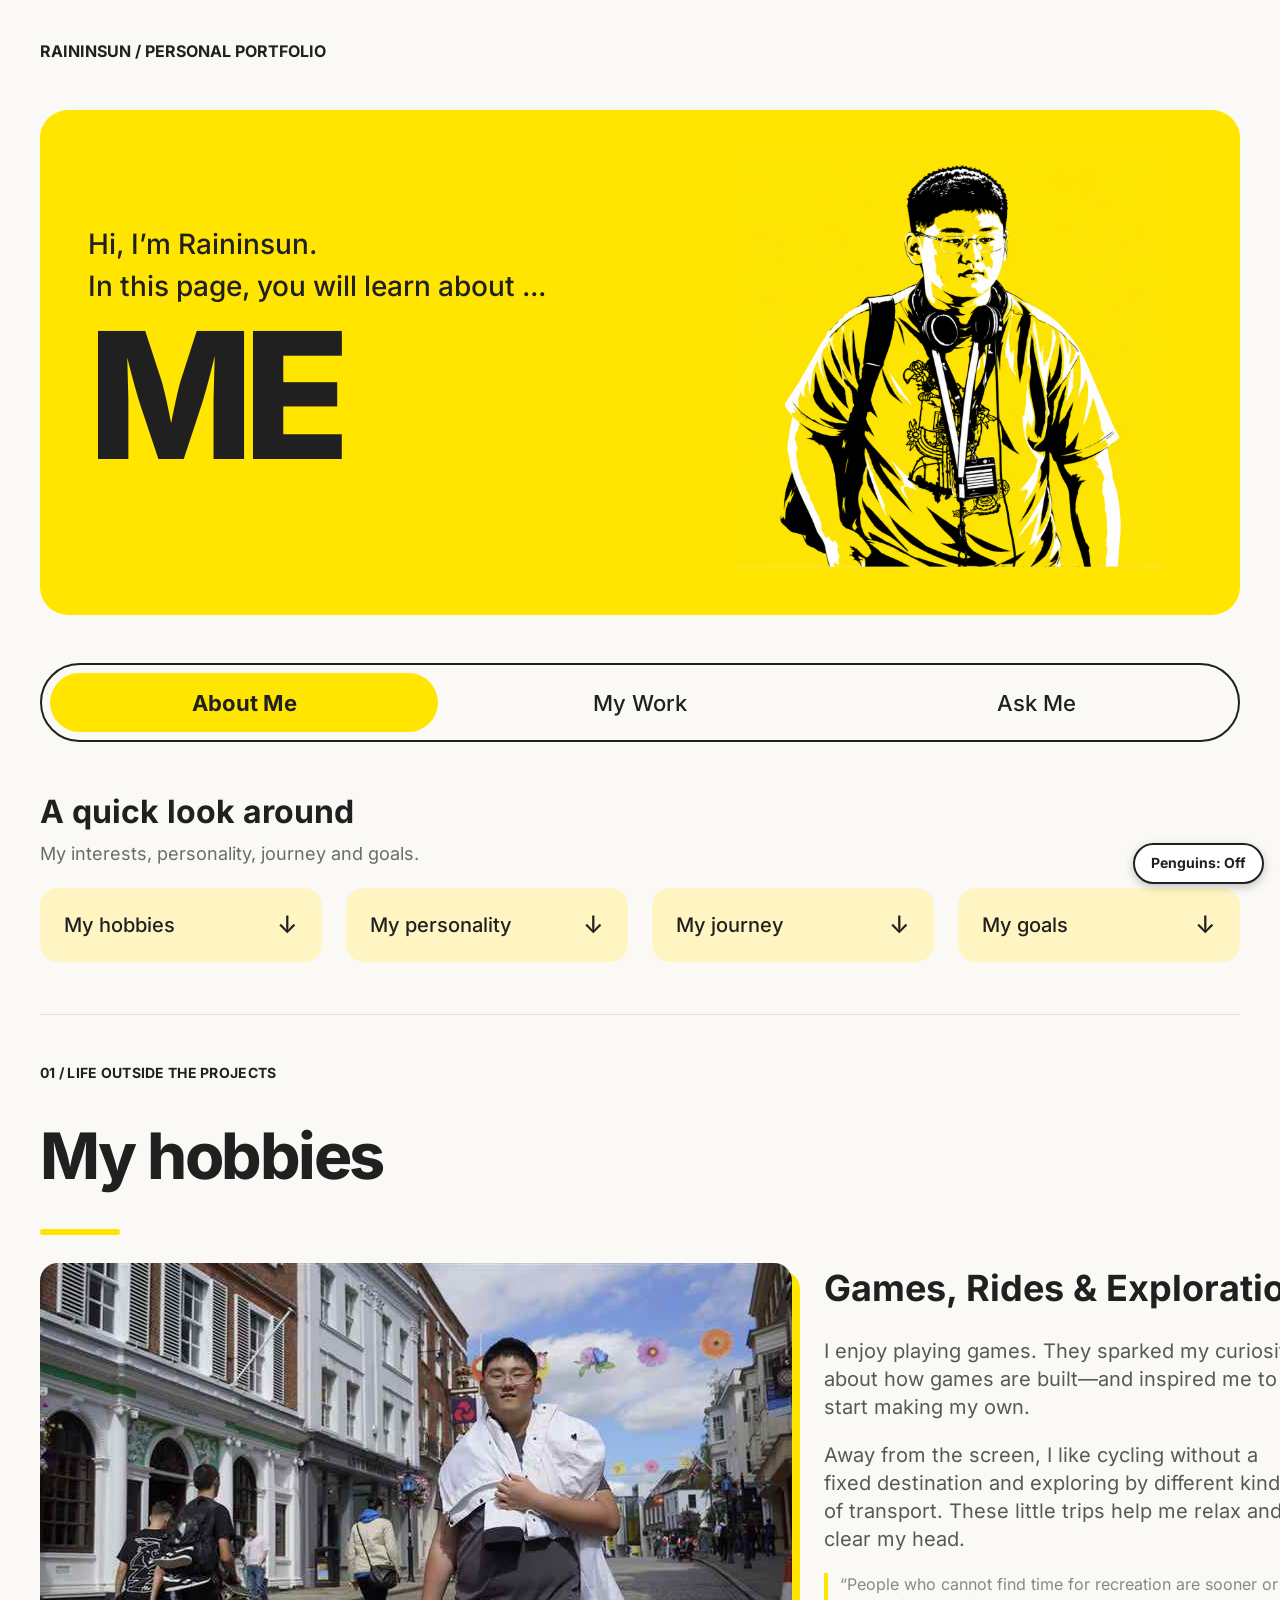
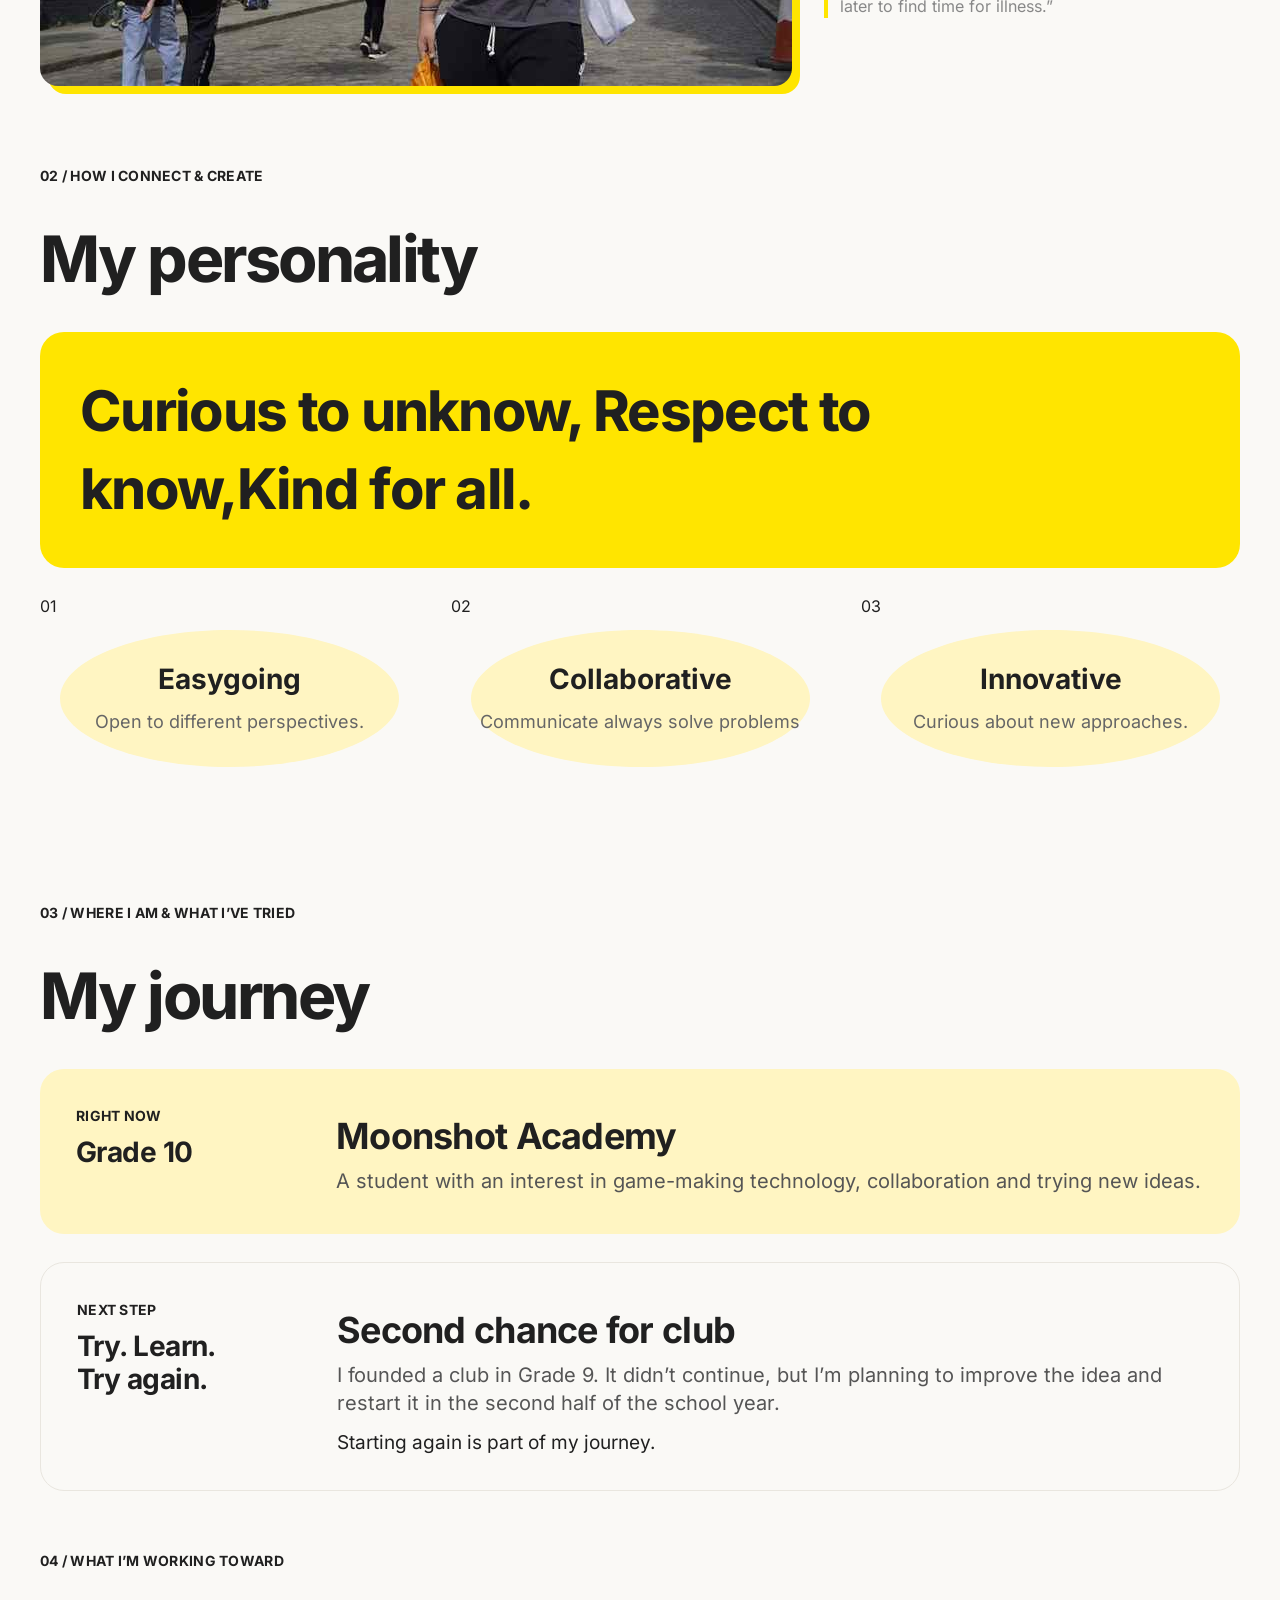
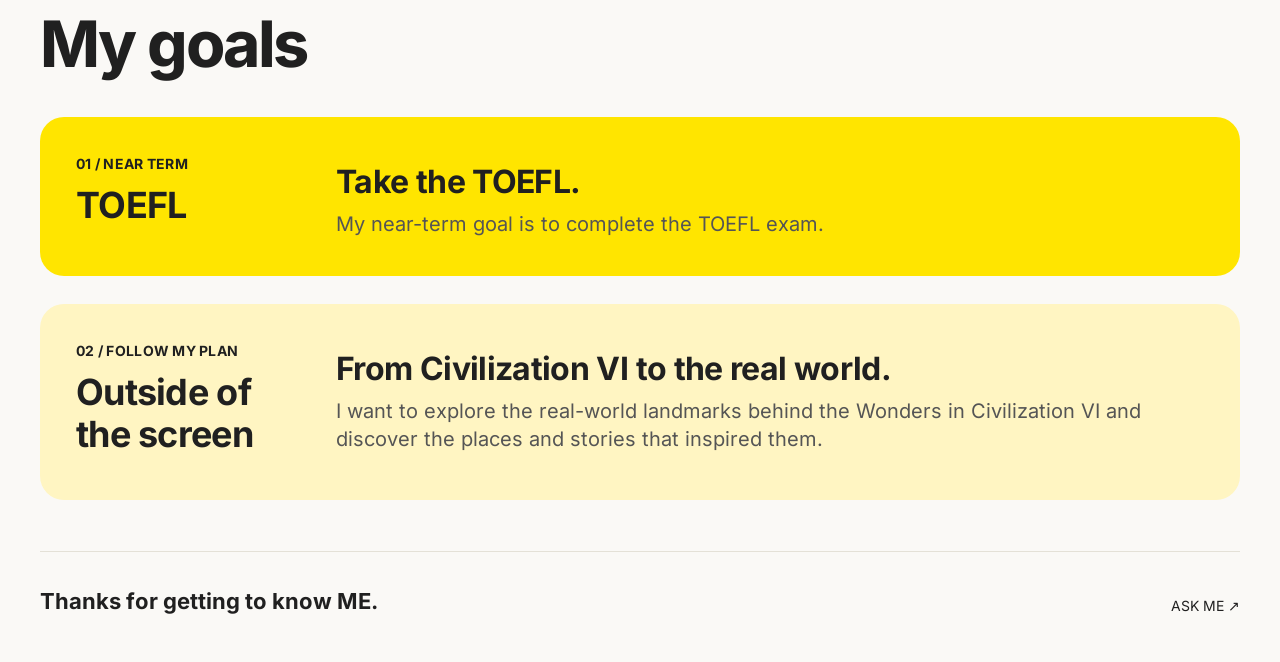
<file: index.html>
<!doctype html>
<html lang="en">
<head><meta charset="utf-8"><meta name="viewport" content="width=device-width, initial-scale=1"><meta name="description" content="Raininsun's personal portfolio: interests, personality, journey and goals."><title>Raininsun — About Me</title><link rel="stylesheet" href="styles.css"><link rel="stylesheet" href="penguin.css"><script src="penguin.js" defer></script></head>
<body class="home-page">
<main class="page home-layout">
  <header class="site-header"><a class="wordmark" href="index.html">RAININSUN / PERSONAL PORTFOLIO</a></header>
  <section class="home-hero" aria-labelledby="hero-title"><div class="home-hero-copy"><p>Hi, I’m Raininsun.</p><p>In this page, you will learn about ...</p><h1 id="hero-title">ME</h1></div><img class="hero-portrait" src="assets/home-imgImage1.png" alt="Portrait of Raininsun in yellow and black"></section>
  <nav class="main-switch" aria-label="Main pages"><a class="active" aria-current="page" href="index.html">About Me</a><a href="work.html">My Work</a><a href="ask.html">Ask Me</a></nav>
  <section class="directory" aria-labelledby="directory-title"><h2 id="directory-title">A quick look around</h2><p>My interests, personality, journey and goals.</p><div class="directory-links"><a href="#hobbies">My hobbies <span aria-hidden="true">↓</span></a><a href="#personality">My personality <span aria-hidden="true">↓</span></a><a href="#journey">My journey <span aria-hidden="true">↓</span></a><a href="#goals">My goals <span aria-hidden="true">↓</span></a></div></section>
  <div class="section-divider" aria-hidden="true"></div>
  <section class="hobbies section-block" id="hobbies" aria-labelledby="hobbies-title"><p class="eyebrow">01 / LIFE OUTSIDE THE PROJECTS</p><h2 id="hobbies-title">My hobbies</h2><span class="yellow-rule" aria-hidden="true"></span><div class="hobbies-content"><div class="hobby-photo"><img src="assets/home-imgLifePhotoStreetExploration.png" alt="Raininsun exploring a city street"></div><div class="hobby-copy"><h3>Games, Rides &amp; Exploration</h3><p>I enjoy playing games. They sparked my curiosity about how games are built—and inspired me to start making my own.</p><p>Away from the screen, I like cycling without a fixed destination and exploring by different kinds of transport. These little trips help me relax and clear my head.</p><blockquote>“People who cannot find time for recreation are sooner or later to find time for illness.”</blockquote></div></div></section>
  <section class="personality section-block" id="personality" aria-labelledby="personality-title"><p class="eyebrow">02 / HOW I CONNECT &amp; CREATE</p><h2 id="personality-title">My personality</h2><div class="statement">Curious to unknow, Respect to<br> know,Kind for all.</div><div class="qualities"><article class="quality"><span class="quality-number">01</span><img src="assets/home-imgEllipse1.svg" alt="" aria-hidden="true"><div><h3>Easygoing</h3><p>Open to different perspectives.</p></div></article><article class="quality"><span class="quality-number">02</span><img src="assets/home-imgEllipse1.svg" alt="" aria-hidden="true"><div><h3>Collaborative</h3><p>Communicate always solve problems</p></div></article><article class="quality"><span class="quality-number">03</span><img src="assets/home-imgEllipse1.svg" alt="" aria-hidden="true"><div><h3>Innovative</h3><p>Curious about new approaches.</p></div></article></div></section>
  <section class="journey section-block" id="journey" aria-labelledby="journey-title"><p class="eyebrow">03 / WHERE I AM &amp; WHAT I’VE TRIED</p><h2 id="journey-title">My journey</h2><div class="journey-card highlighted"><div><span class="eyebrow">RIGHT NOW</span><h3>Grade 10</h3></div><div><h3>Moonshot Academy</h3><p>A student with an interest in game-making technology, collaboration and trying new ideas.</p></div></div><div class="journey-card"><div><span class="eyebrow">NEXT STEP</span><h3>Try. Learn.<br>Try again.</h3></div><div><h3>Second chance for club</h3><p>I founded a club in Grade 9. It didn’t continue, but I’m planning to improve the idea and restart it in the second half of the school year.</p><small>Starting again is part of my journey.</small></div></div></section>
  <section class="goals section-block" id="goals" aria-labelledby="goals-title"><p class="eyebrow">04 / WHAT I’M WORKING TOWARD</p><h2 id="goals-title">My goals</h2><div class="goal-card bright"><div><span class="eyebrow">01 / NEAR TERM</span><h3>TOEFL</h3></div><div><h3>Take the TOEFL.</h3><p>My near-term goal is to complete the TOEFL exam.</p></div></div><div class="goal-card pale"><div><span class="eyebrow">02 / FOLLOW MY PLAN</span><h3>Outside of<br>the screen</h3></div><div><h3>From Civilization VI to the real world.</h3><p>I want to explore the real-world landmarks behind the Wonders in Civilization VI and discover the places and stories that inspired them.</p></div></div></section>
  <footer class="site-footer"><strong>Thanks for getting to know ME.</strong><a href="ask.html">ASK ME ↗</a></footer>
</main>
</body></html>
</file>
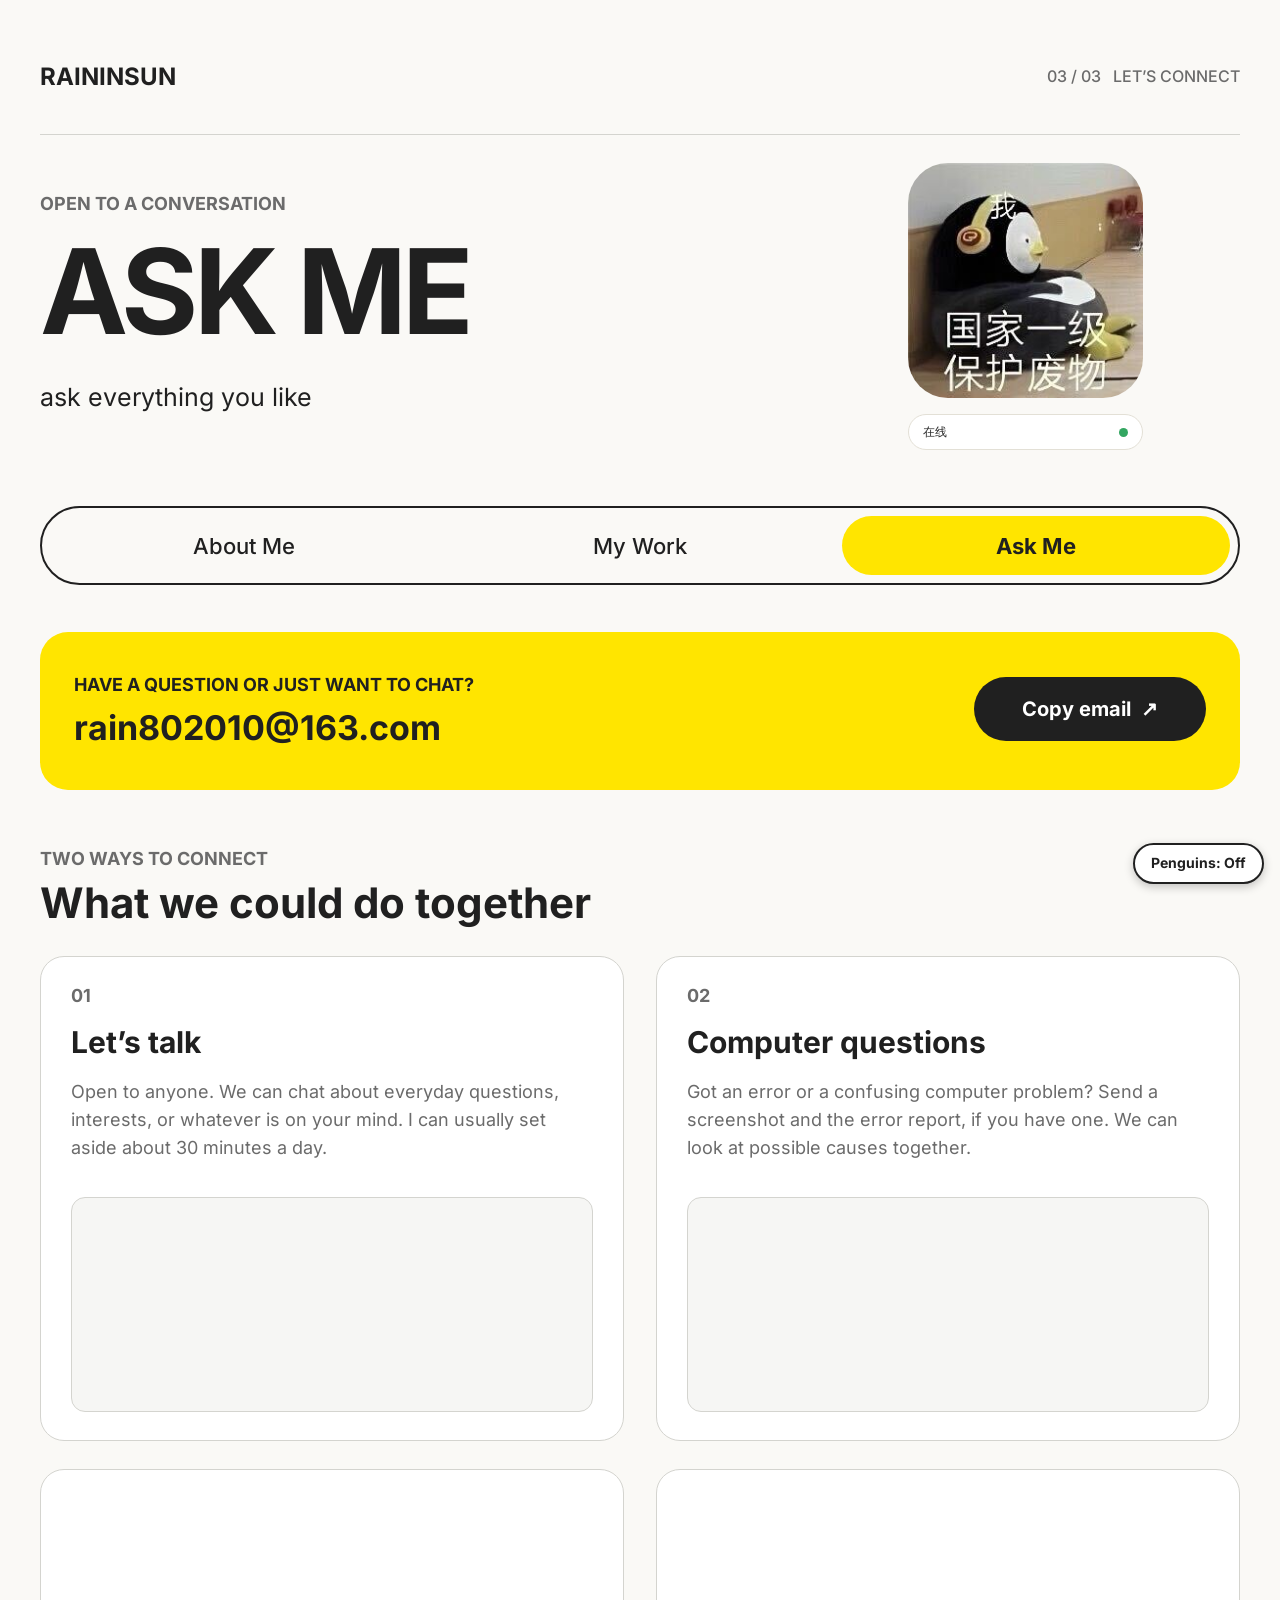
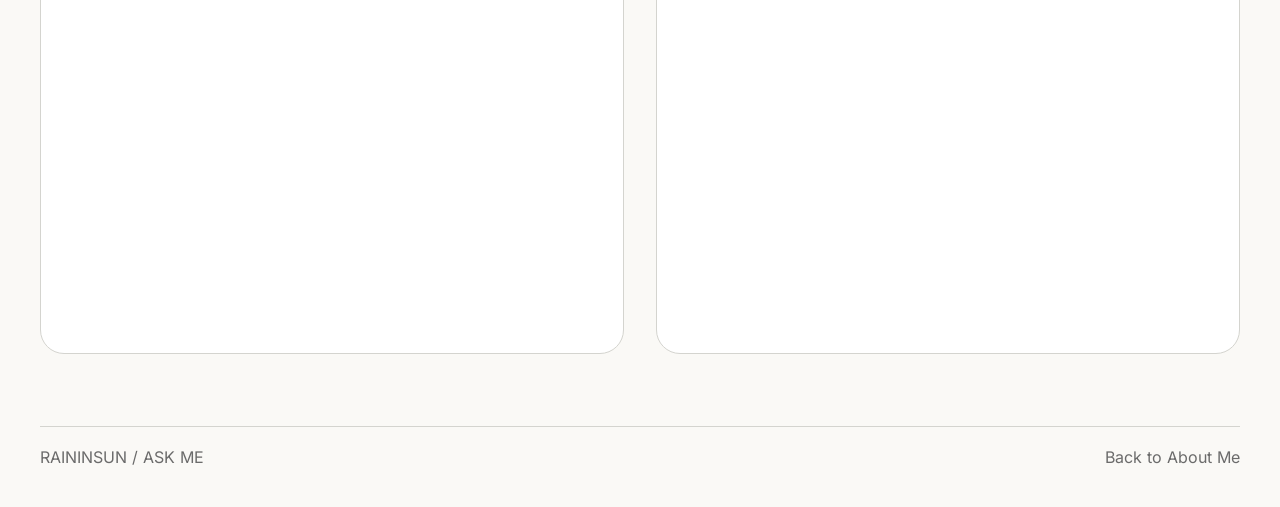
<file: ask.html>
<!doctype html>
<html lang="en">
<head>
  <meta charset="utf-8">
  <meta name="viewport" content="width=device-width, initial-scale=1">
  <meta name="description" content="Ask Raininsun a question, chat, or explore a computer problem together.">
  <title>Raininsun — Ask Me</title>
  <link rel="stylesheet" href="styles.css">
  <link rel="stylesheet" href="ask.css">
  <link rel="stylesheet" href="penguin.css">
  <script src="ask.js" defer></script>
  <script src="penguin.js" defer></script>
</head>
<body class="ask-page">
<main class="page ask-layout">
  <header class="ask-header"><a class="wordmark" href="index.html">RAININSUN</a><span>03 / 03 &nbsp; LET’S CONNECT</span></header>
  <section class="ask-hero" aria-labelledby="ask-title">
    <div><p class="ask-eyebrow">OPEN TO A CONVERSATION</p><h1 id="ask-title">ASK ME</h1><p class="ask-intro">ask everything you like</p></div>
    <div class="ask-avatar"><img src="assets/ask-penguin.png" alt="Penguin portrait"><button type="button" class="ask-status" aria-expanded="false" aria-controls="ask-status-options"><span class="ask-status-label">在线</span><img src="assets/ask-status.svg" alt="" aria-hidden="true"></button><div class="ask-status-options" id="ask-status-options" hidden><button type="button" data-status="在线">在线</button><button type="button" data-status="离线">离线</button><button type="button" data-status="睡眠">睡眠</button></div></div>
  </section>
  <nav class="main-switch ask-switch" aria-label="Main pages"><a href="index.html">About Me</a><a href="work.html">My Work</a><a class="active" aria-current="page" href="ask.html">Ask Me</a></nav>
  <section class="ask-contact" aria-label="Contact by email"><div><p>HAVE A QUESTION OR JUST WANT TO CHAT?</p><a href="mailto:rain802010@163.com">rain802010@163.com</a></div><div class="ask-copy"><button type="button" id="copy-email">Copy email&nbsp; ↗</button><span id="copy-status" role="status" aria-live="polite"></span></div></section>
  <section class="ask-connect" aria-labelledby="connect-title"><p class="ask-eyebrow">TWO WAYS TO CONNECT</p><h2 id="connect-title">What we could do together</h2><div class="ask-grid"><article class="ask-card"><small>01</small><h3>Let’s talk</h3><p>Open to anyone. We can chat about everyday questions, interests, or whatever is on your mind. I can usually set aside about 30 minutes a day.</p><div class="ask-image-slot" aria-hidden="true"></div></article><article class="ask-card"><small>02</small><h3>Computer questions</h3><p>Got an error or a confusing computer problem? Send a screenshot and the error report, if you have one. We can look at possible causes together.</p><div class="ask-image-slot" aria-hidden="true"></div></article><div class="ask-card ask-card-empty" aria-hidden="true"></div><div class="ask-card ask-card-empty" aria-hidden="true"></div></div></section>
  <footer class="ask-footer"><span>RAININSUN / ASK ME</span><a href="index.html">Back to About Me</a></footer>
</main>
</body>
</html>
</file>
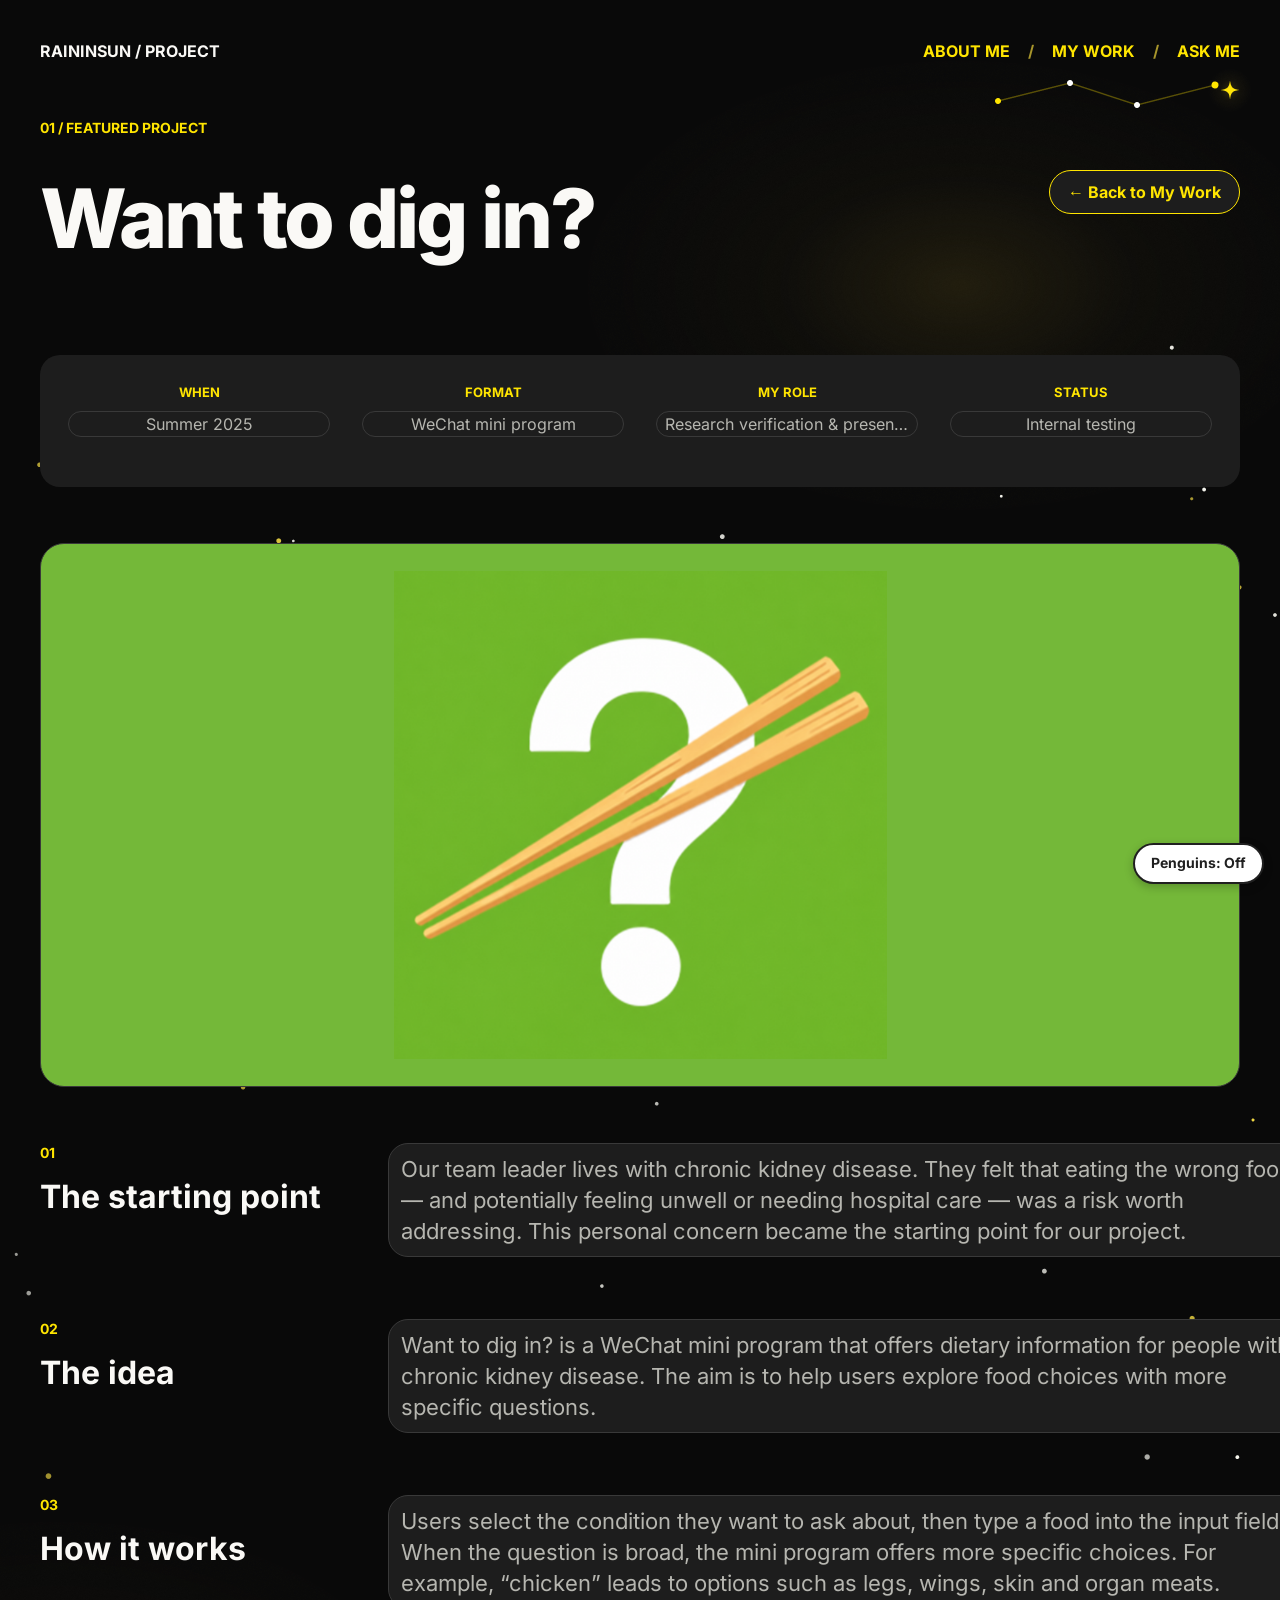
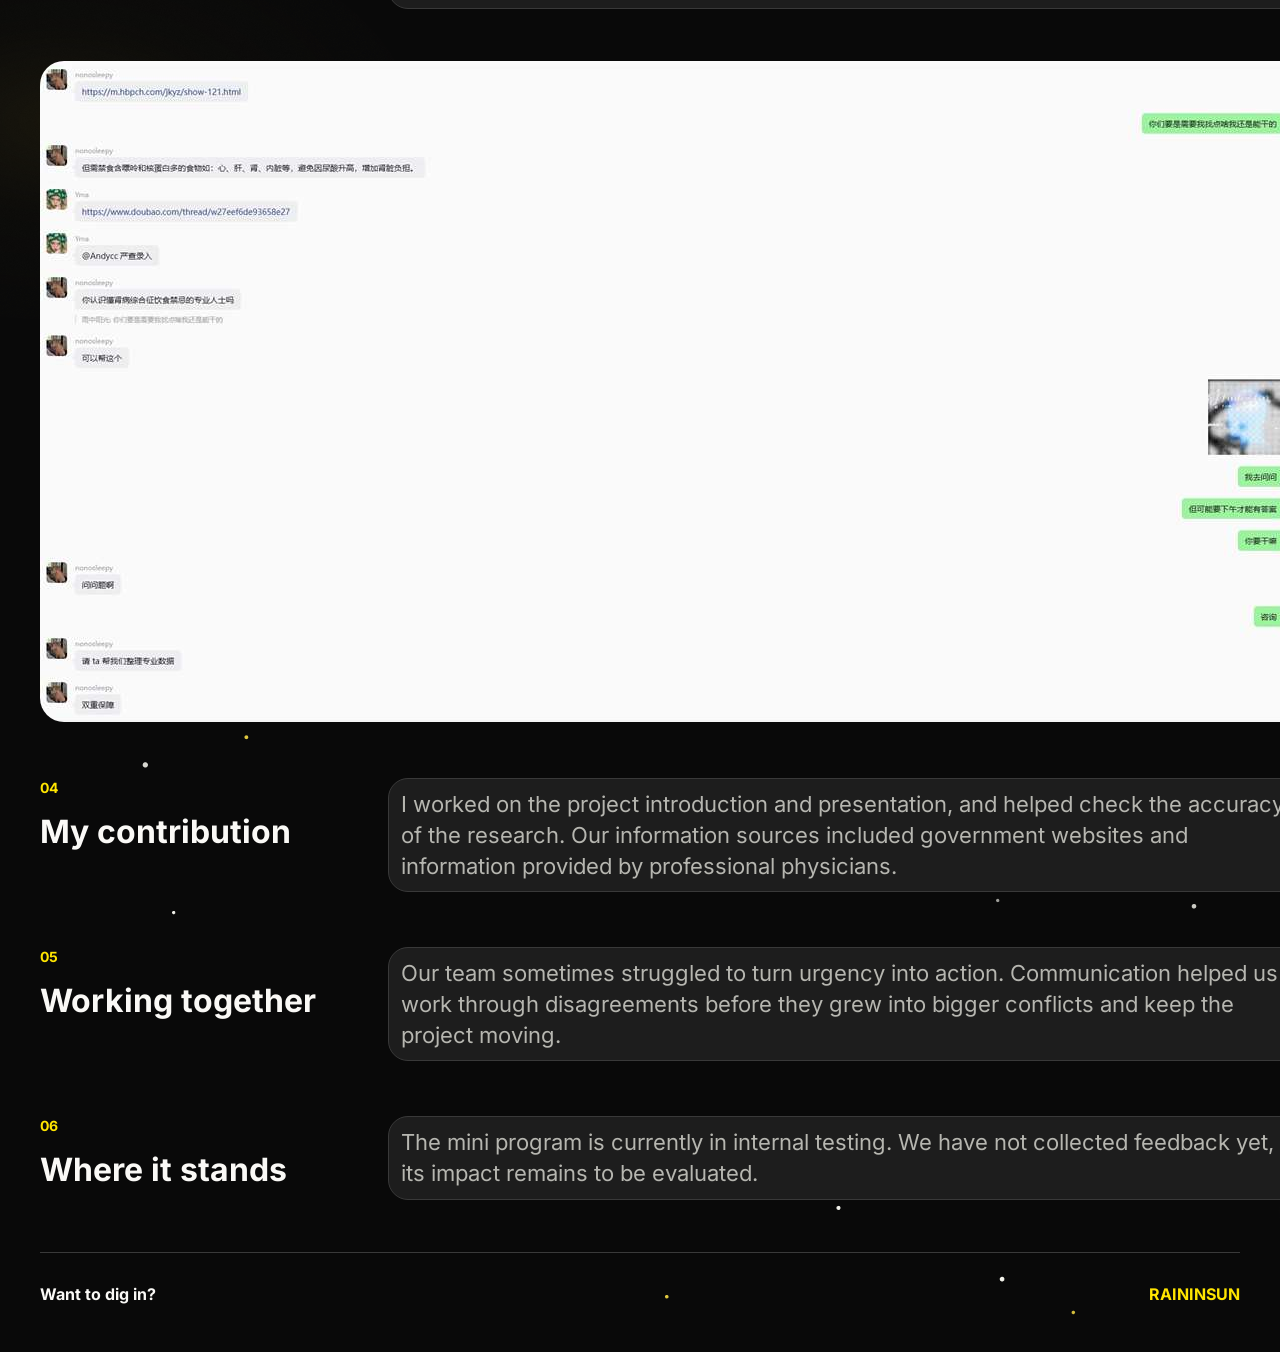
<file: dig.html>
<!doctype html><html lang="en"><head><meta charset="utf-8"><meta name="viewport" content="width=device-width,initial-scale=1"><title>Want to dig in? — Raininsun</title><link rel="stylesheet" href="styles.css"><link rel="stylesheet" href="penguin.css"><script src="project.js" defer></script><script src="penguin.js" defer></script></head><body class="dark-page project-page dig-page" data-project="dig"><main id="project-root" class="page dark-layout project-layout"></main></body></html>
</file>
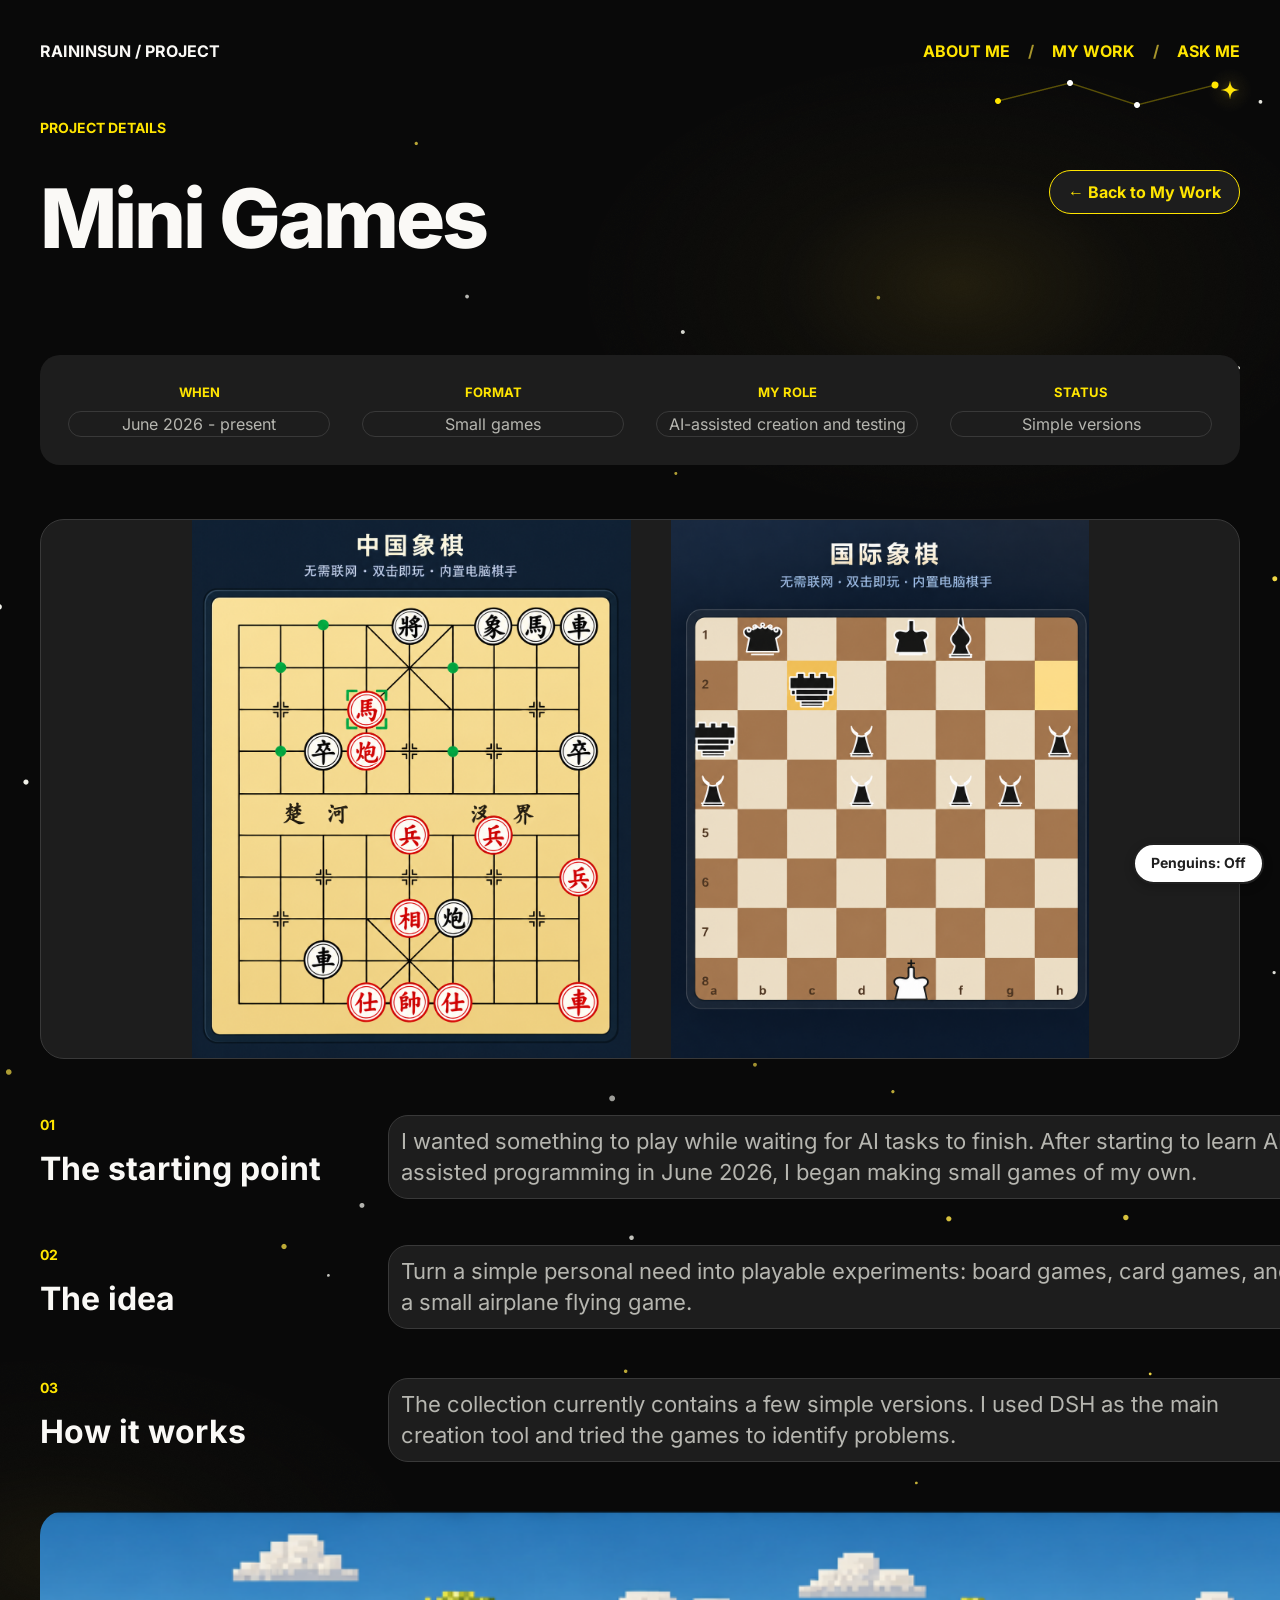
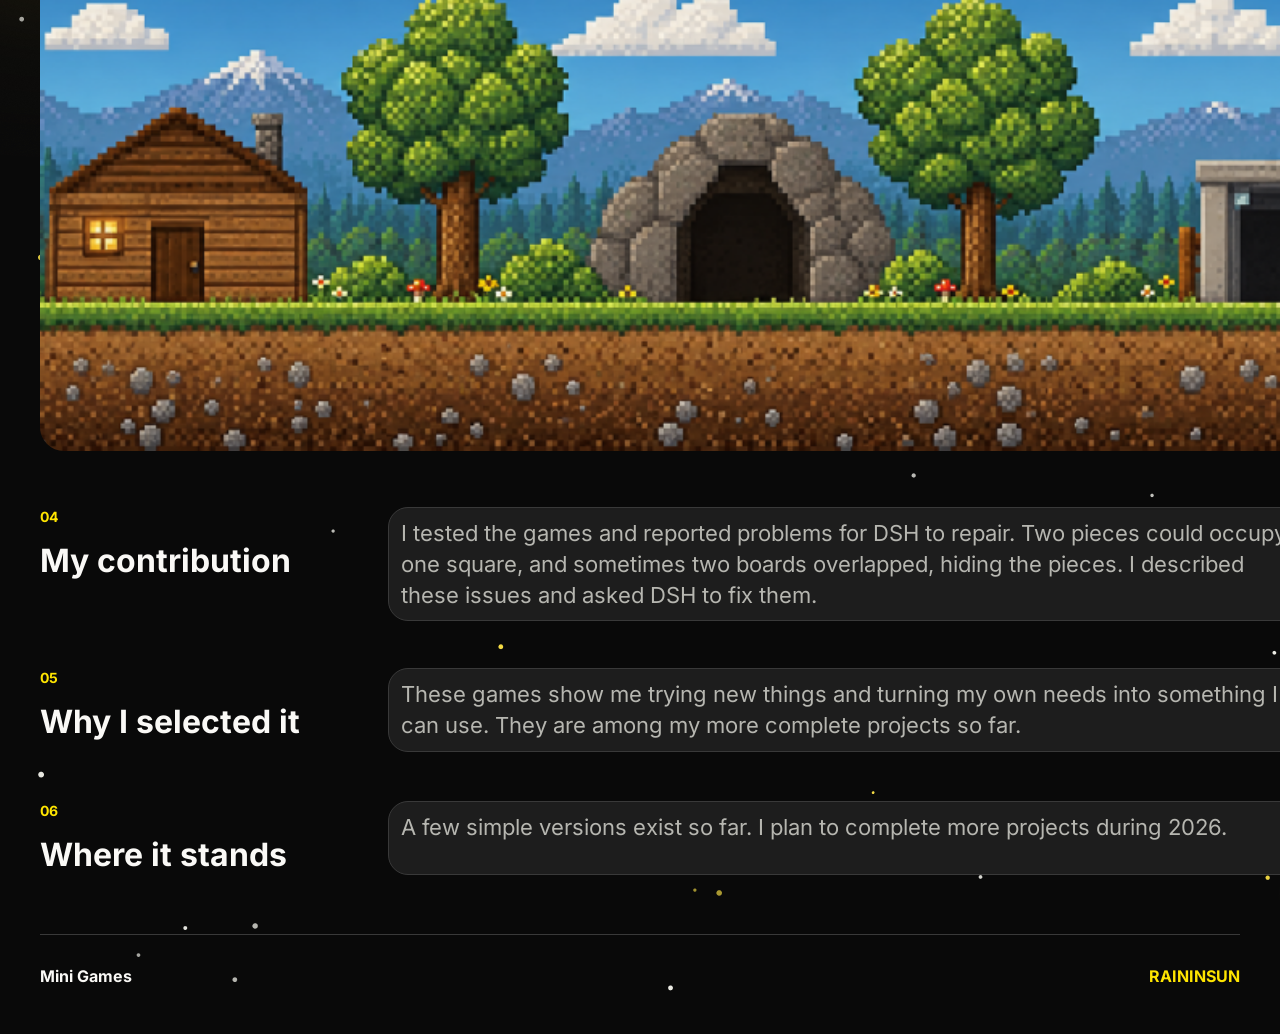
<file: games.html>
<!doctype html><html lang="en"><head><meta charset="utf-8"><meta name="viewport" content="width=device-width,initial-scale=1"><title>Mini Games — Raininsun</title><link rel="stylesheet" href="styles.css"><link rel="stylesheet" href="penguin.css"><script src="project.js" defer></script><script src="penguin.js" defer></script></head><body class="dark-page project-page games-page" data-project="games"><main id="project-root" class="page dark-layout project-layout"></main></body></html>
</file>
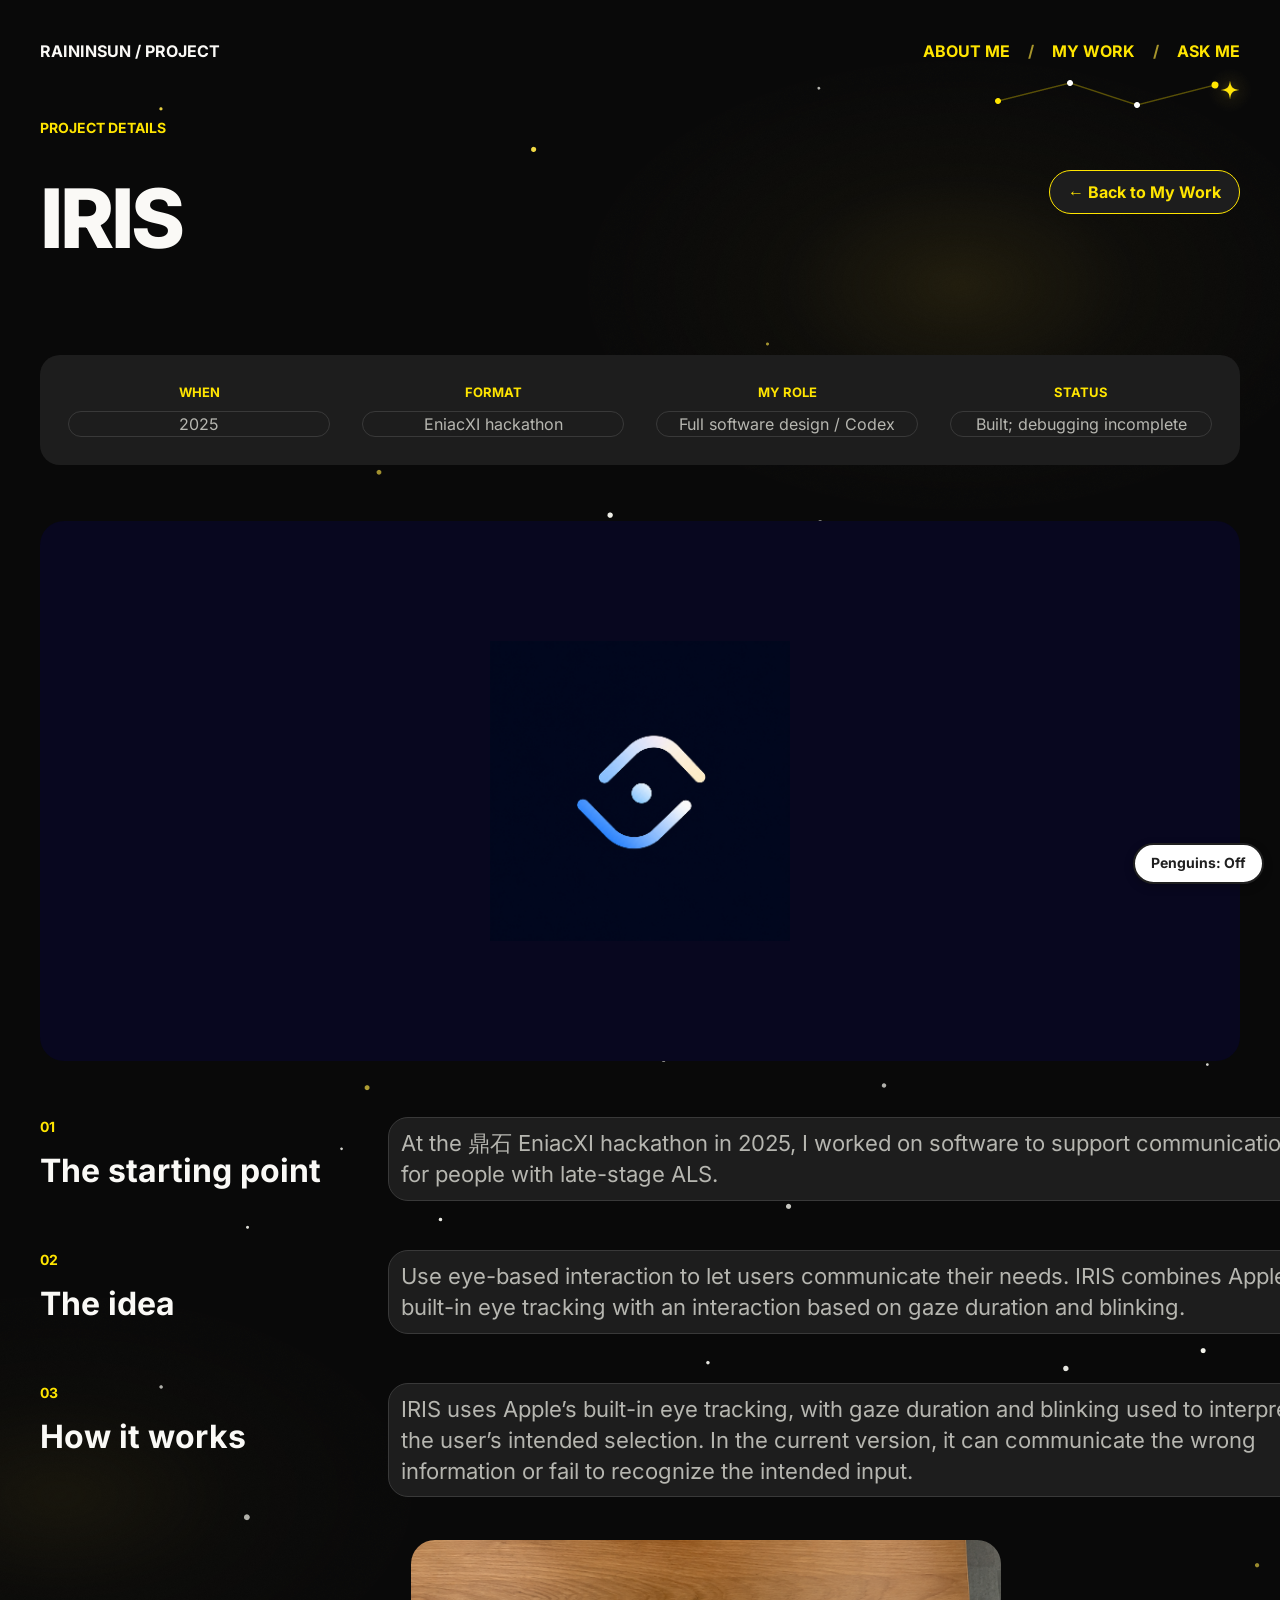
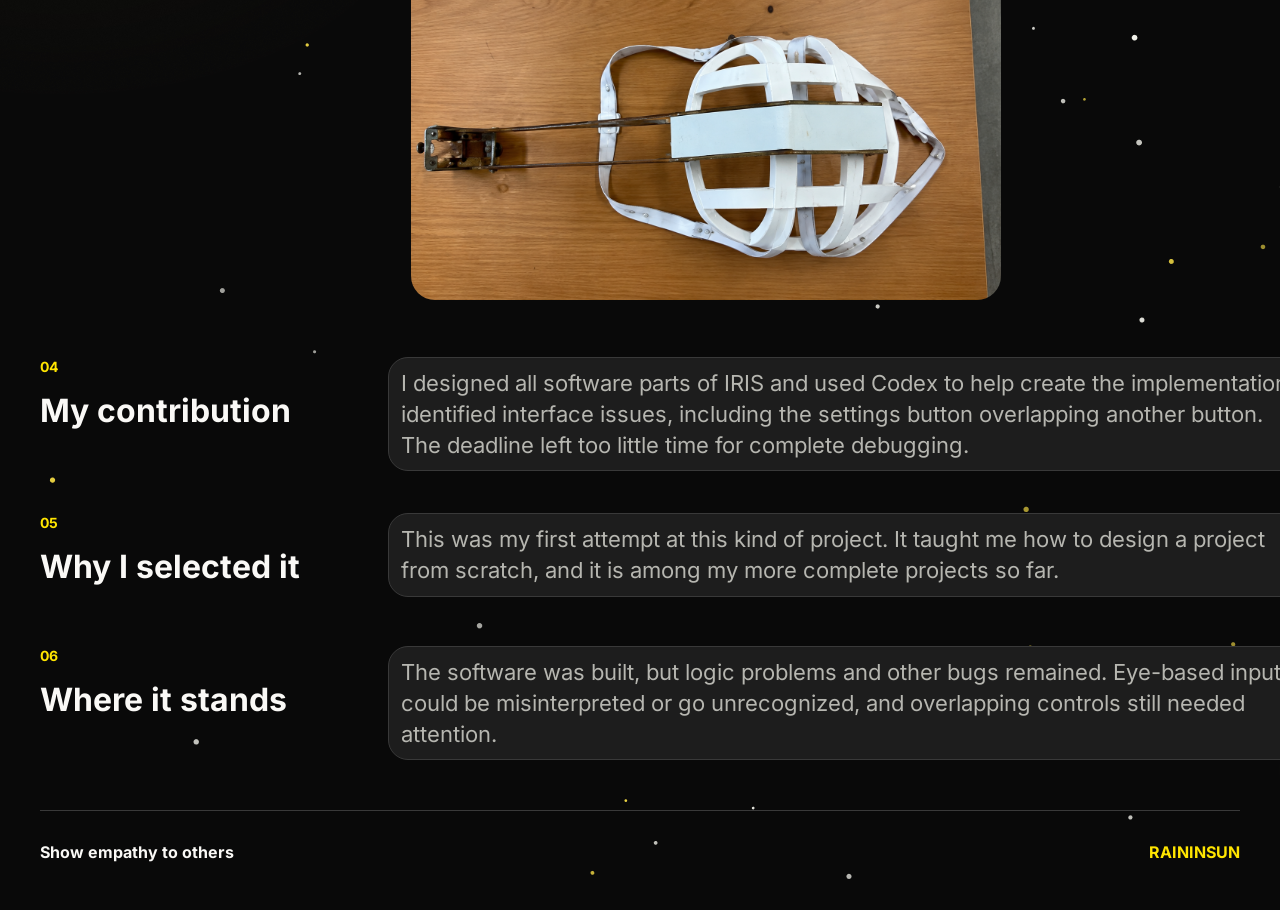
<file: iris.html>
<!doctype html><html lang="en"><head><meta charset="utf-8"><meta name="viewport" content="width=device-width,initial-scale=1"><title>IRIS — Raininsun</title><link rel="stylesheet" href="styles.css"><link rel="stylesheet" href="penguin.css"><script src="project.js" defer></script><script src="penguin.js" defer></script></head><body class="dark-page project-page iris-page" data-project="iris"><main id="project-root" class="page dark-layout project-layout"></main></body></html>
</file>
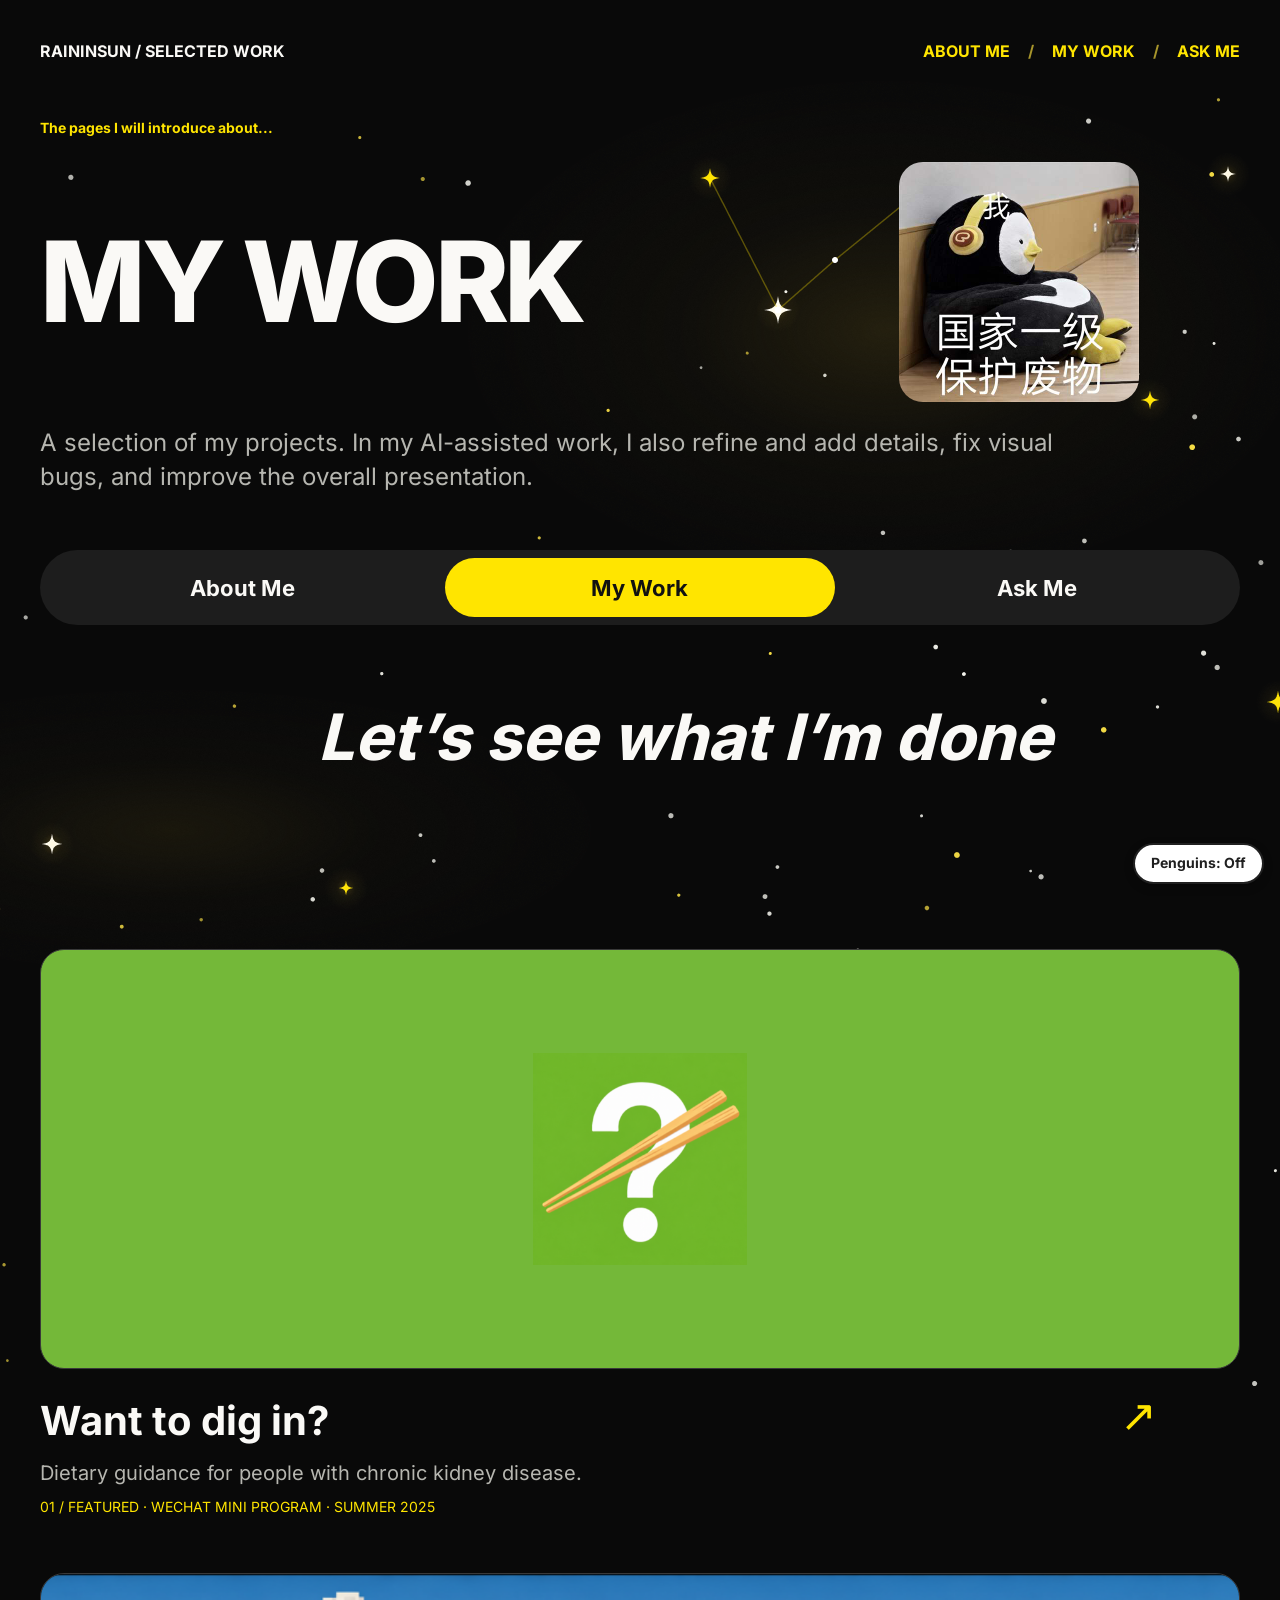
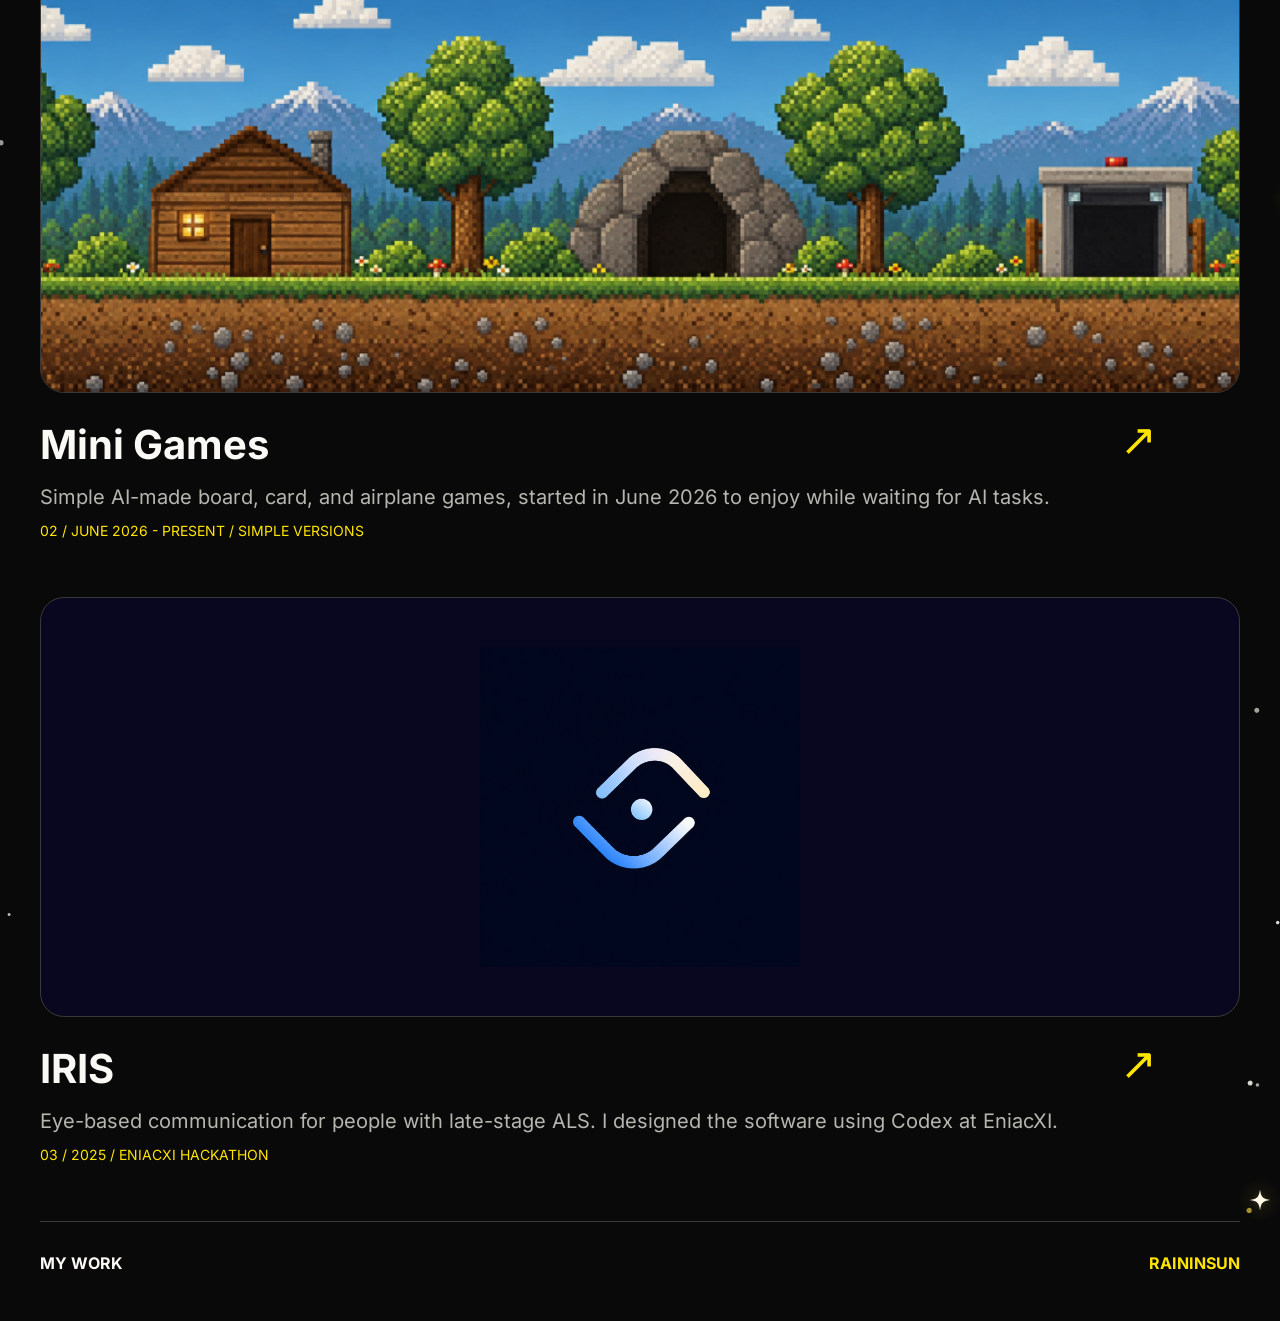
<file: work.html>
<!doctype html>
<html lang="en"><head><meta charset="utf-8"><meta name="viewport" content="width=device-width,initial-scale=1"><meta name="description" content="Selected projects by Raininsun."><title>Raininsun — My Work</title><link rel="stylesheet" href="styles.css"><link rel="stylesheet" href="penguin.css"><script src="penguin.js" defer></script></head>
<body class="dark-page work-page"><main class="page dark-layout work-layout">
  <header class="site-header dark-header"><a class="wordmark" href="index.html">RAININSUN / SELECTED WORK</a><nav aria-label="Site"><a href="index.html">ABOUT ME</a><span>/</span><a aria-current="page" href="work.html">MY WORK</a><span>/</span><a href="ask.html">ASK ME</a></nav></header>
  <section class="work-intro"><p class="dark-eyebrow">The pages I will introduce about...</p><h1>MY WORK</h1><img class="penguin" src="assets/work-imgPenguinMemeEnhanced.png" alt="Penguin meme in a brown room"><p class="work-summary">A selection of my projects. In my AI-assisted work, I also refine and add details, fix visual bugs, and improve the overall presentation.</p></section>
  <nav class="main-switch dark-switch" aria-label="Main pages"><a href="index.html">About Me</a><a class="active" aria-current="page" href="work.html">My Work</a><a href="ask.html">Ask Me</a></nav>
  <h2 class="work-slogan">Let’s see what I’m done</h2>
  <a class="work-card work-card-dig" href="dig.html"><div class="work-cover green"><img src="assets/work-imgImage2.png" alt="Question mark and chopsticks for Want to dig in?"></div><div class="work-card-copy"><h3>Want to dig in?</h3><span class="arrow" aria-hidden="true">↗</span><p>Dietary guidance for people with chronic kidney disease.</p><small>01 / FEATURED · WECHAT MINI PROGRAM · SUMMER 2025</small></div></a>
  <a class="work-card work-card-games" href="games.html"><div class="work-cover pixel"><img src="assets/work-imgImage5.png" alt="Pixel art landscape from Mini Games"></div><div class="work-card-copy"><h3>Mini Games</h3><span class="arrow" aria-hidden="true">↗</span><p>Simple AI-made board, card, and airplane games, started in June 2026 to enjoy while waiting for AI tasks.</p><small>02 / JUNE 2026 - PRESENT / SIMPLE VERSIONS</small></div></a>
  <a class="work-card work-card-iris" href="iris.html"><div class="work-cover iris"><img src="assets/work-imgChatGpt202610141912181.png" alt="IRIS eye-shaped symbol"></div><div class="work-card-copy"><h3>IRIS</h3><span class="arrow" aria-hidden="true">↗</span><p>Eye-based communication for people with late-stage ALS. I designed the software using Codex at EniacXI.</p><small>03 / 2025 / ENIACXI HACKATHON</small></div></a>
  <footer class="dark-footer"><span>MY WORK</span><a href="index.html">RAININSUN</a></footer>
</main></body></html>
</file>
<file: styles.css>
@font-face{font-family:Inter;src:url('assets/Inter-Latin.woff2') format('woff2');font-style:normal;font-weight:100 900;font-display:swap}
:root{--ink:#202020;--paper:#faf9f6;--yellow:#ffe500;--pale:#fff5c2;--soft:#f2f0e9}
*{box-sizing:border-box}
html{scroll-behavior:smooth}
body{margin:0;color:var(--ink);background:var(--paper);font-family:Inter,Arial,sans-serif}
a{color:inherit;text-decoration:none}
img{display:block;max-width:100%}
p,h1,h2,h3,blockquote{margin:0}
.page{width:min(1280px,calc(100% - 80px));margin:auto}
.home-layout{padding-top:40px;padding-bottom:48px}
.site-header{height:22px;display:flex;align-items:center;justify-content:space-between;font-size:16px;font-weight:700;line-height:1.4}
.home-hero{height:505px;margin-top:48px;background:var(--yellow);border-radius:28px;position:relative;overflow:hidden}
.home-hero-copy{position:absolute;left:48px;top:113px;z-index:1}
.home-hero-copy p{font-size:24px;line-height:1.5;font-weight:500}
.home-hero-copy h1{font-size:176px;line-height:1;font-weight:800;letter-spacing:-.065em;margin-top:0}
.hero-portrait{position:absolute;width:426px;height:409px;left:698px;top:48px;object-fit:cover;object-position:center}
.main-switch{height:79px;margin-top:48px;border:2px solid var(--ink);border-radius:42px;padding:8px;display:grid;grid-template-columns:repeat(3,minmax(0,1fr));gap:8px}
.main-switch a{border-radius:32px;display:grid;place-items:center;font-size:24px;font-weight:500}
.main-switch a.active{background:var(--yellow);font-weight:700}
.main-switch a:focus-visible{outline:3px solid #0878d1;outline-offset:2px}
.directory{height:176px;margin-top:48px}
.directory h2{font-size:40px;line-height:1.2;font-weight:700}
.directory>p{font-size:22px;color:#6b6b6b;margin-top:8px}
.directory-links{display:grid;grid-template-columns:repeat(4,1fr);gap:24px;margin-top:24px}
.directory-links a{height:74px;padding:20px 24px;border-radius:18px;background:var(--pale);display:flex;justify-content:space-between;align-items:center;font-size:20px;font-weight:500}
.directory-links span{font-size:24px}
.section-divider{height:1px;background:#e4e1d7;margin-top:48px}
.section-block{margin-top:48px}
.eyebrow{font-size:14px;font-weight:700;line-height:20px;letter-spacing:.02em}
.section-block>h2{font-size:88px;line-height:1.03;letter-spacing:-.055em;font-weight:750;margin-top:28px}
.hobbies{height:631px}
.yellow-rule{display:block;background:var(--yellow);width:80px;height:6px;border-radius:4px;margin-top:28px}
.hobbies-content{display:grid;grid-template-columns:752px 1fr;gap:32px;margin-top:28px}
.hobby-photo{width:752px;height:431px;position:relative}
.hobby-photo:before{content:"";position:absolute;left:8px;top:8px;width:752px;height:423px;background:var(--yellow);border-radius:18px}
.hobby-photo img{position:relative;width:752px;height:423px;object-fit:cover;border-radius:18px}
.hobby-copy h3{font-size:40px;line-height:1.2;font-weight:700;margin-bottom:24px}
.hobby-copy p{font-size:21px;line-height:1.4;margin-bottom:20px;color:#585858}
.hobby-copy blockquote{border-left:4px solid var(--yellow);padding-left:12px;font-size:19px;line-height:1.4;color:#888;margin-top:20px}
.personality{height:713px;padding-top:24px}
.statement{height:236px;background:var(--yellow);border-radius:24px;margin-top:28px;padding:40px;font-size:64px;line-height:1.2;font-weight:750;letter-spacing:-.04em}
.qualities{display:grid;grid-template-columns:repeat(3,1fr);gap:32px;margin-top:28px}
.quality{height:259px;position:relative}
.quality-number{font-size:16px;display:block}
.quality img{position:absolute;left:20px;top:34px;width:339px;height:137px}
.quality>div{position:absolute;left:20px;top:70px;width:339px;text-align:center}
.quality h3{font-size:32px;line-height:1.2}
.quality p{font-size:20px;line-height:1.3;color:#666;margin-top:14px}
.journey{height:600px}
.journey-card,.goal-card{display:grid;grid-template-columns:220px 1fr;gap:40px;padding:36px;border-radius:24px}
.journey-card{margin-top:28px;min-height:165px;border:1px solid #e9e6df}
.journey-card.highlighted{background:var(--pale);border:0}
.journey-card h3,.goal-card h3{font-size:36px;line-height:1.18;letter-spacing:-.02em;margin-top:10px}
.journey-card p,.goal-card p{font-size:21px;line-height:1.4;color:#555;margin-top:10px}
.journey-card small{font-size:19px;display:block;margin-top:14px}
.goals{height:552px}
.goal-card{min-height:159px;margin-top:28px}
.goal-card.bright{background:var(--yellow)}
.goal-card.pale{background:var(--pale);min-height:196px}
.site-footer{height:63px;margin-top:48px;border-top:1px solid #e4e1d7;display:flex;align-items:end;justify-content:space-between;font-size:14px}
.site-footer strong{font-size:22px}
.home-hero-copy p{font-size:28px}
.hobby-copy h3{font-size:32px;white-space:nowrap}
.quality>div{top:67px}
.quality h3{font-size:30px}
.quality p{font-size:18px}
.dark-page{background:#0a0a0a url('assets/starfield.png') center top/1440px 2921px no-repeat;color:#faf9f6}
.dark-layout{position:relative;height:2921px}
.dark-header{position:absolute;top:40px;left:0;width:100%;z-index:2;font-size:16px}
.dark-header nav{display:flex;gap:18px;align-items:center;color:var(--yellow);font-size:16px}
.dark-header nav span{color:#a7952b}
.work-intro{position:absolute;top:118px;left:0;width:100%;height:376px}
.dark-eyebrow{font-size:14px;line-height:20px;font-weight:700;color:var(--yellow)}
.work-intro h1{position:absolute;left:0;top:85px;font-size:112px;line-height:1.4;font-weight:800;letter-spacing:-.04em}
.work-intro .penguin{position:absolute;left:859px;top:44px;width:240px;height:240px;object-fit:cover;border-radius:24px}
.work-summary{position:absolute;left:0;top:308px;width:1080px;font-size:24px;line-height:1.4;color:#b6b6b0}
.dark-switch{position:absolute;left:0;top:550px;width:100%;height:75px;margin:0;border:0;background:#1d1d1d}
.dark-switch a{font-size:22px;font-weight:700}
.dark-switch .active{color:#111}
.work-slogan{position:absolute;top:691px;left:278px;font-size:64px;line-height:1.45;font-weight:750;font-style:italic;white-space:nowrap}
.work-card{position:absolute;left:0;width:100%;height:568px;display:block}
.work-card-dig{top:949px}.work-card-games{top:1573px}.work-card-iris{top:2197px}
.work-cover{width:100%;height:420px;border:1px solid #393939;border-radius:24px;overflow:hidden;display:flex;align-items:center;justify-content:center}
.work-cover.green{background:#74b839}.work-cover.green img{width:214px;height:212px;object-fit:cover}
.work-cover.pixel img{width:100%;height:100%;object-fit:cover}
.work-cover.iris{background:#08071f}.work-cover.iris img{width:320px;height:320px;object-fit:cover}
.work-card-copy{position:relative;margin-top:24px;height:124px}
.work-card-copy h3{font-size:40px;line-height:56px;font-weight:700}
.work-card-copy p{font-size:20px;line-height:28px;color:#b6b6b0;margin-top:10px}
.work-card-copy small{font-size:14px;line-height:20px;color:var(--yellow);display:block;margin-top:10px}
.work-card-copy .arrow{position:absolute;left:1080px;top:0;font-size:44px;line-height:1;color:var(--yellow)}
.dark-footer{position:absolute;top:2821px;left:0;width:100%;height:52px;border-top:1px solid #393939;display:flex;align-items:end;justify-content:space-between;font-size:16px;font-weight:700}
.dark-footer a{color:var(--yellow)}
.dig-page{background-image:url('assets/starfield-dig.png');background-size:1440px 2952px}
.games-page{background-image:url('assets/starfield-games.png');background-size:1440px 2634px}
.iris-page{background-image:url('assets/starfield-iris.png');background-size:1440px 2510px}
.project-intro{position:absolute;top:118px;left:0;width:100%;height:181px}
.project-intro h1{position:absolute;left:0;top:44px;font-size:82px;line-height:1.4;letter-spacing:-.035em;font-weight:800}
.back-to-work{position:absolute;right:0;top:52px;display:inline-flex;align-items:center;justify-content:center;min-height:44px;padding:10px 18px;border:1px solid var(--yellow);border-radius:24px;background:#1d1d1d;color:var(--yellow);font-size:16px;font-weight:700;line-height:1.3}
.back-to-work:hover,.back-to-work:focus-visible{background:var(--yellow);color:#111}
.project-facts{position:absolute;top:355px;left:0;width:100%;min-height:110px;margin:0;background:#1d1d1d;border-radius:20px;padding:28px;display:grid;grid-template-columns:repeat(4,1fr);gap:32px}
.project-facts div{text-align:center;min-width:0}
.project-facts dt{font-size:13px;font-weight:700;color:var(--yellow);line-height:18px}
.project-facts dd{margin:10px 0 0;height:26px;border:1px solid #393939;border-radius:20px;padding:1px 8px;color:#b6b6b0;font-size:16px;line-height:22px;white-space:nowrap;overflow:hidden;text-overflow:ellipsis}
.dig-page .project-facts{height:132px}
.project-cover{position:absolute;left:0;width:100%;height:540px;border:1px solid #393939;border-radius:24px;overflow:hidden}
.cover-dig{height:544px;background:#74b839;display:grid;place-items:center}
.cover-dig img{width:493px;height:488px;object-fit:cover}
.cover-games{background:#1d1d1d;display:flex;justify-content:center;gap:40px}
.cover-games img:first-child{width:439px;height:539px;object-fit:cover}
.cover-games img:last-child{width:418px;height:539px;object-fit:cover}
.cover-iris{background:#08071f;display:grid;place-items:center;border:0}
.cover-iris img{width:300px;height:300px;object-fit:cover}
.project-row{position:absolute;left:0;width:100%;display:grid;grid-template-columns:300px 932px;gap:48px;align-items:start}
.row-label span{display:block;color:var(--yellow);font-size:14px;font-weight:700;line-height:20px}
.row-label h2{font-size:32px;font-weight:700;line-height:1.4;margin-top:12px}
.project-row>p{font-size:22px;line-height:1.4;color:#b6b6b0;background:#1d1d1d;border:1px solid #393939;border-radius:20px;padding:10px 12px;min-height:74px}
.project-evidence{position:absolute;overflow:hidden;border-radius:24px}
.evidence-dig{left:0;width:1280px;height:661px;background:#fafafa}
.evidence-dig img{width:100%;height:100%;object-fit:cover}
.evidence-games{left:0;width:1280px;height:540px}
.evidence-games img{width:100%;height:100%;object-fit:cover}
.evidence-iris{left:371px;width:590px;height:360px}
.evidence-iris img{width:100%;height:100%;object-fit:cover}
.project-page .dark-footer{font-weight:700}
.project-page .dark-footer span{font-size:16px}
.home-page .main-switch a{font-size:22px}
.directory h2{font-size:32px;line-height:1.4}
.directory>p{font-size:18px}
.section-block>h2{font-size:64px;line-height:1.4;letter-spacing:-.04em}
.hobby-copy h3{font-size:36px;line-height:1.4}
.hobby-copy p{font-size:20px}
.hobby-copy blockquote{font-size:16px}
.statement{font-size:56px;line-height:1.4;letter-spacing:-.03em}
.quality h3{font-size:28px}
.journey-card>div:first-child h3{font-size:28px}
.journey-card p,.goal-card p{font-size:20px}
.goal-card>div:last-child h3{font-size:32px}
@media(max-width:900px){
  .home-hero-copy p{font-size:18px}
  .section-block>h2{font-size:48px;line-height:1.2}
  .hobby-copy h3{font-size:28px;line-height:1.2;white-space:normal}
  .hobby-copy p{font-size:17px}
  .statement{font-size:32px;line-height:1.25}
  .directory h2{font-size:32px}
  .directory>p{font-size:16px}
  .dark-page{background-size:auto 100%;background-position:center top}
  .dark-layout,.project-layout{height:auto!important;min-height:100vh;padding:24px 0 40px;display:flex;flex-direction:column;gap:28px}
  .dark-header,.work-intro,.work-intro h1,.work-intro .penguin,.work-summary,.dark-switch,.work-slogan,.work-card,.dark-footer,.project-intro,.project-intro h1,.project-facts,.project-cover,.project-row,.project-evidence{position:static!important;left:auto!important;top:auto!important;width:100%!important;height:auto!important}
  .dark-header{font-size:11px;align-items:flex-start;gap:15px}
  .dark-header nav{font-size:11px;gap:7px;white-space:nowrap}
  .work-intro{display:flex;flex-direction:column;gap:18px}
  .work-intro h1{font-size:58px;line-height:1;letter-spacing:-.05em}
  .work-intro .penguin{width:150px!important;height:150px!important}
  .work-summary{font-size:18px;line-height:1.4}
  .dark-switch{min-height:64px;margin:0}
  .work-slogan{font-size:36px;line-height:1.2;white-space:normal;text-align:center}
  .work-card{margin-bottom:10px}
  .work-cover{height:230px}
  .work-cover.green img{width:120px;height:120px}
  .work-cover.iris img{width:190px;height:190px}
  .work-card-copy{height:auto;margin-top:14px}
  .work-card-copy h3{font-size:28px;line-height:1.2}
  .work-card-copy p{font-size:16px;line-height:1.4;margin-top:6px}
  .work-card-copy small{font-size:11px;line-height:1.4;margin-top:8px}
  .work-card-copy .arrow{left:auto;right:0;font-size:28px}
  .dark-footer{min-height:44px;margin-top:20px}
  .project-intro h1{font-size:58px;line-height:1.1;margin-top:20px}
  .back-to-work{position:static;margin-top:22px;width:max-content;max-width:100%;font-size:14px}
  .project-facts{display:grid;grid-template-columns:1fr 1fr;gap:16px;padding:16px}
  .project-facts dt{font-size:11px}
  .project-facts dd{font-size:12px;height:auto;min-height:26px;white-space:normal}
  .project-cover{height:270px!important}
  .cover-dig img{width:250px;height:250px}
  .cover-games{gap:8px}
  .cover-games img:first-child,.cover-games img:last-child{width:48%;height:100%;object-fit:contain}
  .cover-iris img{width:170px;height:170px}
  .project-row{display:block}
  .row-label h2{font-size:26px;margin:4px 0 10px}
  .project-row>p{font-size:16px;line-height:1.45;min-height:0}
  .project-evidence{border-radius:16px}
  .evidence-dig,.evidence-games{aspect-ratio:1280/661}
  .evidence-iris{aspect-ratio:590/360}
  .project-evidence img{width:100%;height:100%;object-fit:cover}
}
@media(max-width:900px){.page{width:min(100% - 32px,640px)}.home-layout{padding-top:24px}.home-hero{height:460px}.home-hero-copy{left:24px;top:70px}.home-hero-copy p{font-size:18px}.home-hero-copy h1{font-size:120px}.hero-portrait{left:auto;right:-40px;top:120px;width:65%;height:340px}.main-switch{margin-top:24px;height:64px}.main-switch a{font-size:18px}.directory,.hobbies,.personality,.journey,.goals{height:auto}.directory{margin-top:40px}.directory h2{font-size:32px}.directory>p{font-size:16px}.directory-links{grid-template-columns:repeat(2,1fr);gap:10px}.directory-links a{height:60px;padding:12px;font-size:15px}.section-divider{margin-top:40px}.section-block{margin-top:40px}.section-block>h2{font-size:56px}.hobbies-content{display:block}.hobby-photo,.hobby-photo:before,.hobby-photo img{width:100%;height:auto;aspect-ratio:752/423}.hobby-copy{margin-top:30px}.hobby-copy h3{font-size:28px}.hobby-copy p{font-size:17px}.personality{padding-top:0}.statement{font-size:32px;height:auto;padding:24px}.qualities{grid-template-columns:1fr;gap:0}.quality{height:210px}.journey-card,.goal-card{grid-template-columns:1fr;gap:16px;padding:24px}.journey-card h3,.goal-card h3{font-size:28px}.journey-card p,.goal-card p{font-size:17px}.site-footer{margin-top:48px}.site-footer strong{font-size:16px}}
</file>
<file: penguin.css>
.roaming-penguin {
  position: fixed;
  left: 0;
  top: 0;
  z-index: 30;
  width: 72px;
  height: 72px;
  padding: 0;
  border: 0;
  background: transparent;
  cursor: grab;
  touch-action: none;
  -webkit-tap-highlight-color: transparent;
}

.roaming-penguin.is-dragging { cursor: grabbing; }
.roaming-penguin.is-dragging { z-index: 41; }

.penguin-pit {
  position: fixed;
  right: 20px;
  bottom: 67px;
  z-index: 39;
  width: 112px;
  height: 67px;
  display: flex;
  flex-direction: column;
  align-items: center;
  justify-content: flex-end;
  pointer-events: none;
  opacity: 0;
  visibility: hidden;
}

.penguin-pit.is-visible { opacity: 1; visibility: visible; }

.penguin-pit-arrow {
  width: 36px;
  height: 36px;
  margin-bottom: 2px;
  fill: #ffe500;
  stroke: #202020;
  stroke-width: 2px;
  stroke-linejoin: round;
  filter: drop-shadow(0 2px 2px rgba(0, 0, 0, .3));
}

.penguin-pit-hole {
  box-sizing: border-box;
  width: 100%;
  height: 27px;
  border: 3px solid #58514b;
  border-radius: 50%;
  background: radial-gradient(ellipse at center, #0a0b11 35%, #29252b 75%);
  box-shadow: 0 3px 0 #302b2b, inset 0 2px 5px #000;
  transition: transform .15s ease, border-color .15s ease;
}

.penguin-pit.is-targeted .penguin-pit-hole {
  transform: scale(1.12);
  border-color: #ffe500;
}

.penguin-celebration {
  position: fixed;
  inset: 0;
  z-index: 100;
  overflow: hidden;
  pointer-events: none;
}

.penguin-confetti {
  position: absolute;
  top: -24px;
  left: var(--x);
  width: 10px;
  height: 18px;
  border-radius: 2px;
  opacity: 0;
  animation: penguin-confetti-fall var(--duration) var(--delay) ease-in forwards;
}

@keyframes penguin-confetti-fall {
  0% { opacity: 1; transform: translate3d(0, 0, 0) rotate(0); }
  100% { opacity: 0; transform: translate3d(var(--drift), 110vh, 0) rotate(var(--spin)); }
}

.roaming-penguin.is-dragging .roaming-penguin-sprite {
  background-image: url('assets/penguin-grabbed.png');
  background-size: auto 145%;
  background-position: center;
  clip-path: none;
  rotate: 0deg;
  animation: none;
  transform: rotate(8deg) scale(1.05);
}

.penguin-toggle {
  position: fixed;
  right: 16px;
  bottom: 16px;
  z-index: 40;
  padding: 10px 16px;
  border: 2px solid #202020;
  border-radius: 999px;
  background: #fff;
  color: #202020;
  box-shadow: 0 3px 10px rgba(0, 0, 0, .22);
  font: 700 14px/1.2 Inter, Arial, sans-serif;
  cursor: pointer;
}

.penguin-toggle[aria-pressed='true'] { background: #ffe500; }
.penguin-toggle:focus-visible { outline: 3px solid #ffe500; outline-offset: 3px; }

.roaming-penguin-sprite {
  display: block;
  width: 100%;
  height: 100%;
  background-image: url('assets/penguin-head-top.png');
  background-repeat: no-repeat;
  background-size: contain;
  background-position: center;
  rotate: var(--face-angle, 0deg);
  animation: penguin-waddle .42s ease-in-out infinite;
  transition: rotate .22s ease;
  filter: drop-shadow(0 2px 4px rgba(0, 0, 0, .25));
}

@keyframes penguin-waddle {
  0%, 100% { transform: translateX(-2px) rotate(-3deg); }
  50% { transform: translateX(2px) rotate(3deg); }
}

.dark-page .roaming-penguin-sprite {
  filter: drop-shadow(0 0 4px rgba(255, 255, 255, .5));
}

.roaming-penguin-speech {
  position: absolute;
  box-sizing: border-box;
  left: 50%;
  bottom: calc(100% + 8px);
  width: max-content;
  min-width: 70px;
  max-width: min(300px, calc(100vw - 24px));
  padding: 9px 12px;
  border: 2px solid #202020;
  border-radius: 12px;
  background: #fff;
  color: #202020;
  font: 600 13px/1.4 Inter, 'Microsoft YaHei', Arial, sans-serif;
  text-align: center;
  white-space: normal;
  overflow-wrap: anywhere;
  box-shadow: 0 3px 8px rgba(0, 0, 0, .18);
  opacity: 0;
  pointer-events: none;
  transform: translate(-50%, 5px) scale(.9);
  transition: opacity .18s ease, transform .18s ease;
}

.roaming-penguin-speech::after {
  content: '';
  position: absolute;
  left: var(--tail-left, 50%);
  top: calc(100% - 4px);
  width: 9px;
  height: 9px;
  border-right: 2px solid #202020;
  border-bottom: 2px solid #202020;
  background: #fff;
  transform: translateX(-50%) rotate(45deg);
}

.roaming-penguin.is-speaking .roaming-penguin-speech {
  opacity: 1;
  transform: translate(-50%, 0) scale(1);
}

.roaming-penguin:focus-visible {
  outline: 3px solid #ffe500;
  outline-offset: 4px;
  border-radius: 50%;
}

@media (max-width: 600px) {
  .roaming-penguin { width: 60px; height: 60px; }
}

@media (prefers-reduced-motion: reduce) {
  .roaming-penguin,
  .roaming-penguin-sprite,
  .roaming-penguin-speech { transition: none !important; }
  .roaming-penguin-sprite { animation: none !important; }
}
</file>
<file: ask.css>
.ask-layout{padding:54px 0 40px}
.ask-header{height:81px;border-bottom:1px solid #d4d4cf;display:flex;align-items:flex-start;justify-content:space-between;padding-top:8px;font-size:24px;font-weight:700}
.ask-header span{padding-top:4px;color:#6b6b6b;font-size:16px;font-weight:500}
.ask-hero{position:relative;min-height:260px;margin-top:55px}
.ask-eyebrow{color:#6b6b6b;font-size:18px;font-weight:700;line-height:28px}
.ask-hero h1{font-size:118px;line-height:1.15;letter-spacing:-.04em;margin:6px 0 22px}
.ask-intro{font-size:25px}
.ask-avatar{position:absolute;right:97px;top:-27px;width:235px;z-index:1}
.ask-avatar>img{width:235px;height:235px;object-fit:cover;border-radius:40px}
.ask-status{width:235px;height:36px;margin-top:16px;padding:6px 14px;border:1px solid #e3e0d6;border-radius:18px;background:#fff;color:#292929;display:flex;align-items:center;justify-content:space-between;font:500 12px Inter,Arial,sans-serif;cursor:pointer}
.ask-status img{width:9px;height:9px}
.ask-status[data-status='离线'] img{filter:grayscale(1)}
.ask-status[data-status='睡眠'] img{filter:hue-rotate(180deg)}
.ask-status-options{position:absolute;top:290px;right:0;width:235px;padding:5px;border:1px solid #e3e0d6;border-radius:12px;background:#fff;box-shadow:0 6px 18px #0002}
.ask-status-options[hidden]{display:none}
.ask-status-options button{display:block;width:100%;padding:8px 10px;border:0;border-radius:7px;background:none;text-align:left;font:500 13px Inter,Arial,sans-serif;cursor:pointer}
.ask-status-options button:hover,.ask-status-options button:focus-visible{background:#fff5c2}
.ask-switch{margin-top:56px}
.ask-switch a{font-size:22px}
.ask-contact{min-height:158px;margin-top:47px;padding:25px 34px;border-radius:28px;background:var(--yellow);display:flex;align-items:center;justify-content:space-between;gap:24px}
.ask-contact p{font-size:18px;font-weight:700;margin-bottom:12px}
.ask-contact a{font-size:34px;font-weight:700;overflow-wrap:anywhere}
.ask-contact a:hover{text-decoration:underline}
.ask-copy{width:232px;flex:none;text-align:center}
.ask-copy button{width:232px;min-height:64px;border:0;border-radius:32px;background:var(--ink);color:#fff;font:700 20px Inter,Arial,sans-serif;cursor:pointer}
.ask-copy button:hover,.ask-copy button:focus-visible{background:#444}
.ask-copy button:focus-visible,.ask-status:focus-visible,.ask-status-options button:focus-visible{outline:3px solid #0878d1;outline-offset:3px}
.ask-copy span{display:block;min-height:0;font-size:13px;font-weight:600;margin-top:4px}
.ask-connect{margin-top:55px}
.ask-connect h2{font-size:42px;margin:4px 0 28px}
.ask-grid{display:grid;grid-template-columns:repeat(2,minmax(0,1fr));gap:28px 32px}
.ask-card{min-height:485px;padding:28px 30px;border:1px solid #d4d4cf;border-radius:24px;background:#fff;display:flex;flex-direction:column}
.ask-card small{color:#6b6b6b;font-size:18px;font-weight:700}
.ask-card h3{font-size:30px;margin:18px 0}
.ask-card p{color:#6b6b6b;font-size:18px;line-height:1.55}
.ask-image-slot{height:215px;margin-top:auto;border:1px solid #d4d4cf;border-radius:14px;background:#f6f6f4}
.ask-footer{display:flex;justify-content:space-between;margin-top:72px;padding-top:20px;border-top:1px solid #d4d4cf;color:#6b6b6b;font-size:16px}
.ask-footer a:hover{text-decoration:underline}
@media(max-width:900px){
  .ask-layout{padding-top:28px}
  .ask-header{font-size:18px}
  .ask-header span{font-size:12px}
  .ask-hero h1{font-size:clamp(68px,11vw,118px)}
  .ask-avatar{right:0;top:0;width:165px}
  .ask-avatar>img{width:165px;height:165px;border-radius:28px}
  .ask-status{width:165px}
  .ask-status-options{top:220px;width:165px}
  .ask-contact a{font-size:28px}
  .ask-copy,.ask-copy button{width:175px}
  .ask-copy button{font-size:16px}
  .ask-card p{font-size:16px}
}
@media(max-width:600px){
  .ask-layout{padding-bottom:28px}
  .ask-header{height:60px;font-size:14px}
  .ask-header span{font-size:9px}
  .ask-hero{min-height:210px;margin-top:30px}
  .ask-eyebrow{font-size:11px;line-height:1.4}
  .ask-hero h1{font-size:clamp(60px,17vw,82px);margin:12px 0 18px}
  .ask-intro{font-size:17px}
  .ask-avatar{width:92px;top:8px}
  .ask-avatar>img{width:92px;height:92px;border-radius:18px}
  .ask-status{width:92px;height:28px;margin-top:7px;padding:4px 7px;font-size:10px}
  .ask-status-options{top:135px;width:120px}
  .ask-switch{height:64px;margin-top:24px}
  .ask-switch a{font-size:15px}
  .ask-contact{display:block;margin-top:28px;padding:22px;border-radius:20px}
  .ask-contact p{font-size:12px}
  .ask-contact a{font-size:22px}
  .ask-copy{width:100%;margin-top:18px}
  .ask-copy button{width:100%;min-height:48px;font-size:16px}
  .ask-connect{margin-top:36px}
  .ask-connect h2{font-size:28px;margin:8px 0 22px}
  .ask-grid{grid-template-columns:1fr;gap:18px}
  .ask-card{min-height:370px;padding:22px;border-radius:18px}
  .ask-card h3{font-size:24px;margin:12px 0}
  .ask-card p{font-size:15px}
  .ask-image-slot{height:145px;margin-top:20px}
  .ask-card-empty{min-height:260px}
  .ask-footer{margin-top:36px;font-size:11px}
}
</file>
